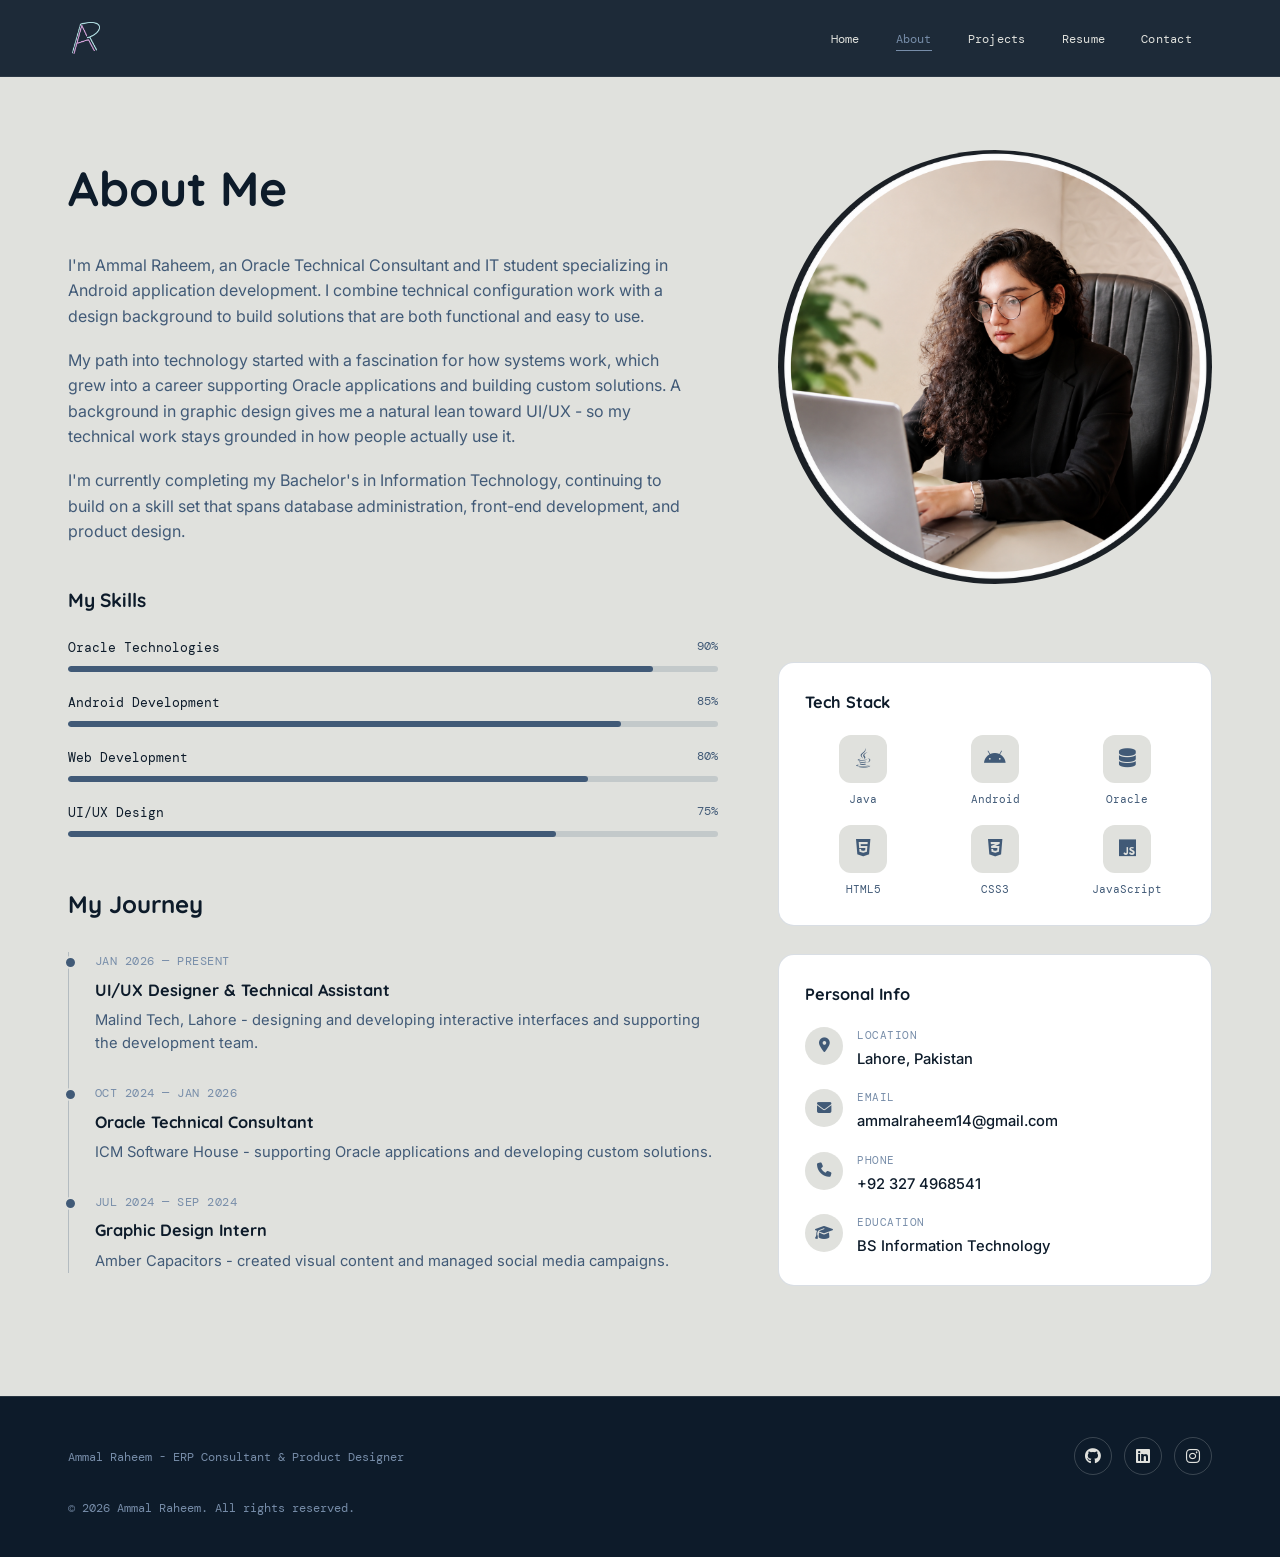
<file: about.html>
<!DOCTYPE html>
<html lang="en">
<head>
    <meta charset="UTF-8">
    <meta name="viewport" content="width=device-width, initial-scale=1.0">
    <title>Ammal Raheem | About</title>
    <link rel="stylesheet" href="https://cdnjs.cloudflare.com/ajax/libs/font-awesome/6.4.0/css/all.min.css">
    <link rel="stylesheet" href="style.css?v=5">
</head>
<body>
    <header class="rounded-header">
        <nav>
            <div class="logo">
                <img src="assets/images/Logo-light.png" alt="Ammal Raheem Logo" class="logo-dark">
                <img src="assets/images/Logo-light.png" alt="Ammal Raheem Logo" class="logo-light">
            </div>
            <ul class="nav-links">
                <li><a href="index.html">Home</a></li>
                <li><a href="about.html" class="active">About</a></li>
                <li><a href="projects.html">Projects</a></li>
                <li><a href="resume.html">Resume</a></li>
                <li><a href="contact.html">Contact</a></li>
            </ul>
            <div class="hamburger" role="button" aria-label="Toggle menu" tabindex="0">
                <i class="fas fa-bars"></i>
            </div>
        </nav>
    </header>

    <section class="about-page">
        <div class="container">
            <div class="about-content">
                <div class="about-text reveal">
                    <h1>About Me</h1>
                    <p>I'm Ammal Raheem, an Oracle Technical Consultant and IT student specializing in Android application development. I combine technical configuration work with a design background to build solutions that are both functional and easy to use.</p>
                    <p>My path into technology started with a fascination for how systems work, which grew into a career supporting Oracle applications and building custom solutions. A background in graphic design gives me a natural lean toward UI/UX - so my technical work stays grounded in how people actually use it.</p>
                    <p>I'm currently completing my Bachelor's in Information Technology, continuing to build on a skill set that spans database administration, front-end development, and product design.</p>

                    <div class="skills-progress">
                        <h3>My Skills</h3>
                        <div class="skill-item">
                            <div class="skill-info">
                                <span class="skill-name">Oracle Technologies</span>
                                <span class="skill-percent">90%</span>
                            </div>
                            <div class="progress-bar"><div class="progress" style="width: 90%;"></div></div>
                        </div>
                        <div class="skill-item">
                            <div class="skill-info">
                                <span class="skill-name">Android Development</span>
                                <span class="skill-percent">85%</span>
                            </div>
                            <div class="progress-bar"><div class="progress" style="width: 85%;"></div></div>
                        </div>
                        <div class="skill-item">
                            <div class="skill-info">
                                <span class="skill-name">Web Development</span>
                                <span class="skill-percent">80%</span>
                            </div>
                            <div class="progress-bar"><div class="progress" style="width: 80%;"></div></div>
                        </div>
                        <div class="skill-item">
                            <div class="skill-info">
                                <span class="skill-name">UI/UX Design</span>
                                <span class="skill-percent">75%</span>
                            </div>
                            <div class="progress-bar"><div class="progress" style="width: 75%;"></div></div>
                        </div>
                    </div>

                    <div class="timeline">
                        <h2>My Journey</h2>
                        <div class="timeline-item">
                            <div class="timeline-date">Jan 2026 — Present</div>
                            <h3 class="timeline-title">UI/UX Designer &amp; Technical Assistant</h3>
                            <p class="timeline-description">Malind Tech, Lahore - designing and developing interactive interfaces and supporting the development team.</p>
                        </div>
                        <div class="timeline-item">
                            <div class="timeline-date">Oct 2024 — Jan 2026</div>
                            <h3 class="timeline-title">Oracle Technical Consultant</h3>
                            <p class="timeline-description">ICM Software House - supporting Oracle applications and developing custom solutions.</p>
                        </div>
                        <div class="timeline-item">
                            <div class="timeline-date">Jul 2024 — Sep 2024</div>
                            <h3 class="timeline-title">Graphic Design Intern</h3>
                            <p class="timeline-description">Amber Capacitors - created visual content and managed social media campaigns.</p>
                        </div>
                    </div>
                </div>

                <div class="about-right-column reveal">
                    <div class="profile-img-container">
                        <img src="assets/images/Potrait.png" alt="Ammal Raheem" onerror="this.src='assets/images/Logo.png'">
                    </div>

                    <div class="tech-stack">
                        <h3>Tech Stack</h3>
                        <div class="tech-icons">
                            <div class="tech-item">
                                <div class="tech-icon"><i class="fab fa-java"></i></div>
                                <span class="tech-name">Java</span>
                            </div>
                            <div class="tech-item">
                                <div class="tech-icon"><i class="fab fa-android"></i></div>
                                <span class="tech-name">Android</span>
                            </div>
                            <div class="tech-item">
                                <div class="tech-icon"><i class="fas fa-database"></i></div>
                                <span class="tech-name">Oracle</span>
                            </div>
                            <div class="tech-item">
                                <div class="tech-icon"><i class="fab fa-html5"></i></div>
                                <span class="tech-name">HTML5</span>
                            </div>
                            <div class="tech-item">
                                <div class="tech-icon"><i class="fab fa-css3-alt"></i></div>
                                <span class="tech-name">CSS3</span>
                            </div>
                            <div class="tech-item">
                                <div class="tech-icon"><i class="fab fa-js"></i></div>
                                <span class="tech-name">JavaScript</span>
                            </div>
                        </div>
                    </div>

                    <div class="personal-info">
                        <h3>Personal Info</h3>
                        <div class="info-item">
                            <div class="info-icon"><i class="fas fa-map-marker-alt"></i></div>
                            <div class="info-content">
                                <div class="info-label">Location</div>
                                <div class="info-value">Lahore, Pakistan</div>
                            </div>
                        </div>
                        <div class="info-item">
                            <div class="info-icon"><i class="fas fa-envelope"></i></div>
                            <div class="info-content">
                                <div class="info-label">Email</div>
                                <div class="info-value">ammalraheem14@gmail.com</div>
                            </div>
                        </div>
                        <div class="info-item">
                            <div class="info-icon"><i class="fas fa-phone"></i></div>
                            <div class="info-content">
                                <div class="info-label">Phone</div>
                                <div class="info-value">+92 327 4968541</div>
                            </div>
                        </div>
                        <div class="info-item">
                            <div class="info-icon"><i class="fas fa-graduation-cap"></i></div>
                            <div class="info-content">
                                <div class="info-label">Education</div>
                                <div class="info-value">BS Information Technology</div>
                            </div>
                        </div>
                    </div>
                </div>
            </div>
        </div>
    </section>

    <footer>
        <div class="container">
            <div class="footer-top">
                <div>
                    <div class="footer-sub">Ammal Raheem - ERP Consultant &amp; Product Designer</div>
                </div>
                <div class="social-links">
                    <a href="https://github.com/AmmalR" aria-label="GitHub"><i class="fab fa-github"></i></a>
                    <a href="https://www.linkedin.com/in/ammal-raheem-9b469924a/" aria-label="LinkedIn"><i class="fab fa-linkedin"></i></a>
                    <a href="https://www.instagram.com/not_ar02" aria-label="Instagram"><i class="fab fa-instagram"></i></a>
                </div>
            </div>
            <p class="copyright">&copy; 2026 Ammal Raheem. All rights reserved.</p>
        </div>
    </footer>

    <script src="script.js"></script>
    <script>
        const progressBars = document.querySelectorAll('.progress');
        function animateProgressBars() {
            progressBars.forEach(bar => {
                const barPosition = bar.getBoundingClientRect().top;
                const screenPosition = window.innerHeight / 1.3;
                if (barPosition < screenPosition && !bar.dataset.animated) {
                    const width = bar.style.width;
                    bar.dataset.animated = 'true';
                    bar.style.width = '0';
                    requestAnimationFrame(() => {
                        setTimeout(() => { bar.style.width = width; }, 50);
                    });
                }
            });
        }
        window.addEventListener('load', animateProgressBars);
        window.addEventListener('scroll', animateProgressBars, { passive: true });
    </script>
</body>
</html>
</file>
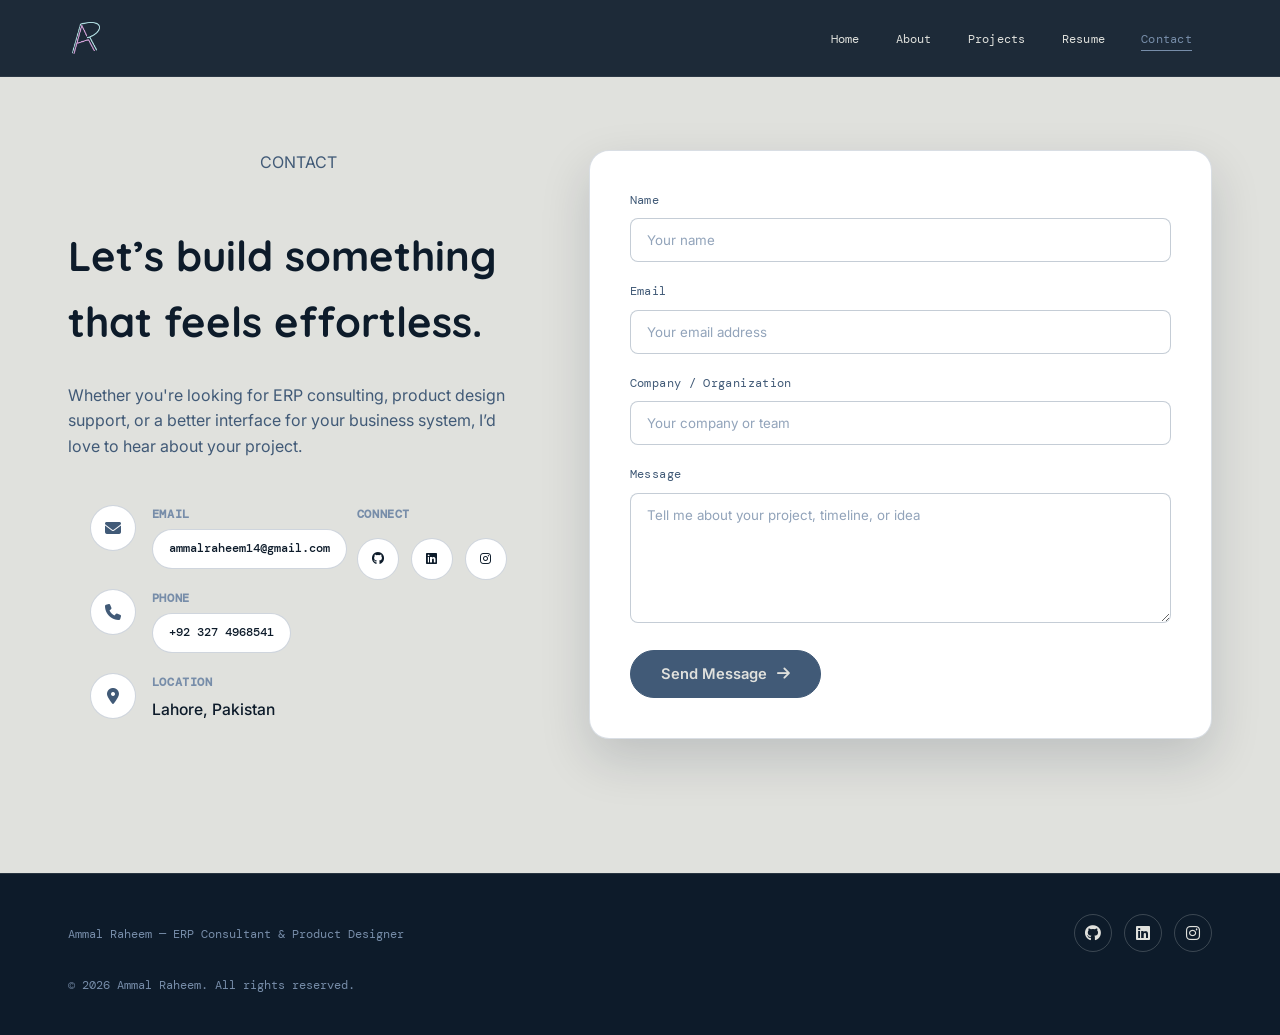
<file: contact.html>
﻿<!DOCTYPE html>
<html lang="en">
<head>
    <meta charset="UTF-8">
    <meta name="viewport" content="width=device-width, initial-scale=1.0">
    <title>Ammal Raheem | Contact</title>
    <link rel="stylesheet" href="https://cdnjs.cloudflare.com/ajax/libs/font-awesome/6.4.0/css/all.min.css">
    <link rel="stylesheet" href="style.css?v=12">
</head>
<body>
    <header class="rounded-header">
        <nav>
            <div class="logo">
                <img src="assets/images/Logo-light.png" alt="Ammal Raheem Logo" class="logo-dark">
                <img src="assets/images/Logo-light.png" alt="Ammal Raheem Logo" class="logo-light">
            </div>
            <ul class="nav-links">
                <li><a href="index.html">Home</a></li>
                <li><a href="about.html">About</a></li>
                <li><a href="projects.html">Projects</a></li>
                <li><a href="resume.html">Resume</a></li>
                <li><a href="contact.html" class="active">Contact</a></li>
            </ul>
            <div class="hamburger" role="button" aria-label="Toggle menu" tabindex="0">
                <i class="fas fa-bars"></i>
            </div>
        </nav>
    </header>

    <main class="contact-page">
        <div class="container">
            <div class="contact-content reveal">
                <div class="contact-info">
                    <p class="kicker">CONTACT</p>
                    <h2>Let’s build something that feels effortless.</h2>
                    <p>Whether you're looking for ERP consulting, product design support, or a better interface for your business system, I’d love to hear about your project.</p>

                    <div class="contact-details">
                        <div class="contact-item">
                            <div class="contact-icon"><i class="fas fa-envelope"></i></div>
                            <div class="contact-text">
                                <h3>Email</h3>
                                <a href="mailto:ammalraheem14@gmail.com">ammalraheem14@gmail.com</a>
                            </div>
                        </div>

                        <div class="contact-item">
                            <div class="contact-icon"><i class="fas fa-phone"></i></div>
                            <div class="contact-text">
                                <h3>Phone</h3>
                                <a href="tel:+923274968541">+92 327 4968541</a>
                            </div>
                        </div>

                        <div class="contact-item">
                            <div class="contact-icon"><i class="fas fa-map-marker-alt"></i></div>
                            <div class="contact-text">
                                <h3>Location</h3>
                                <span>Lahore, Pakistan</span>
                            </div>
                        </div>
                    </div>

                    <div class="contact-social">
                        <h3>Connect</h3>
                        <div class="contact-social-links">
                            <a href="https://github.com/AmmalR" target="_blank" rel="noreferrer" aria-label="GitHub"><i class="fab fa-github"></i></a>
                            <a href="https://www.linkedin.com/in/ammal-raheem-9b469924a/" target="_blank" rel="noreferrer" aria-label="LinkedIn"><i class="fab fa-linkedin"></i></a>
                            <a href="https://www.instagram.com/not_ar02" target="_blank" rel="noreferrer" aria-label="Instagram"><i class="fab fa-instagram"></i></a>
                        </div>
                    </div>
                </div>

                <form id="contactForm" class="contact-form" novalidate>
                    <div class="form-group">
                        <label for="name">Name</label>
                        <input type="text" id="name" name="name" class="form-control" placeholder="Your name" required>
                    </div>

                    <div class="form-group">
                        <label for="email">Email</label>
                        <input type="email" id="email" name="email" class="form-control" placeholder="Your email address" required>
                    </div>

                    <div class="form-group">
                        <label for="company">Company / Organization</label>
                        <input type="text" id="company" name="company" class="form-control" placeholder="Your company or team">
                    </div>

                    <div class="form-group">
                        <label for="message">Message</label>
                        <textarea id="message" name="message" class="form-control" placeholder="Tell me about your project, timeline, or idea" required></textarea>
                    </div>

                    <button type="submit" class="submit-btn">Send Message <i class="fas fa-arrow-right"></i></button>
                    <div id="formSuccess" class="form-success" aria-live="polite"></div>
                </form>
            </div>
        </div>
    </main>

    <footer>
        <div class="container">
            <div class="footer-top">
                <div>
                    <div class="footer-sub">Ammal Raheem — ERP Consultant &amp; Product Designer</div>
                </div>
                <div class="social-links">
                    <a href="https://github.com/AmmalR" aria-label="GitHub"><i class="fab fa-github"></i></a>
                    <a href="https://www.linkedin.com/in/ammal-raheem-9b469924a/" aria-label="LinkedIn"><i class="fab fa-linkedin"></i></a>
                    <a href="https://www.instagram.com/not_ar02" aria-label="Instagram"><i class="fab fa-instagram"></i></a>
                </div>
            </div>
            <p class="copyright">&copy; 2026 Ammal Raheem. All rights reserved.</p>
        </div>
    </footer>

    <script src="script.js"></script>
</body>
</html>
</file>
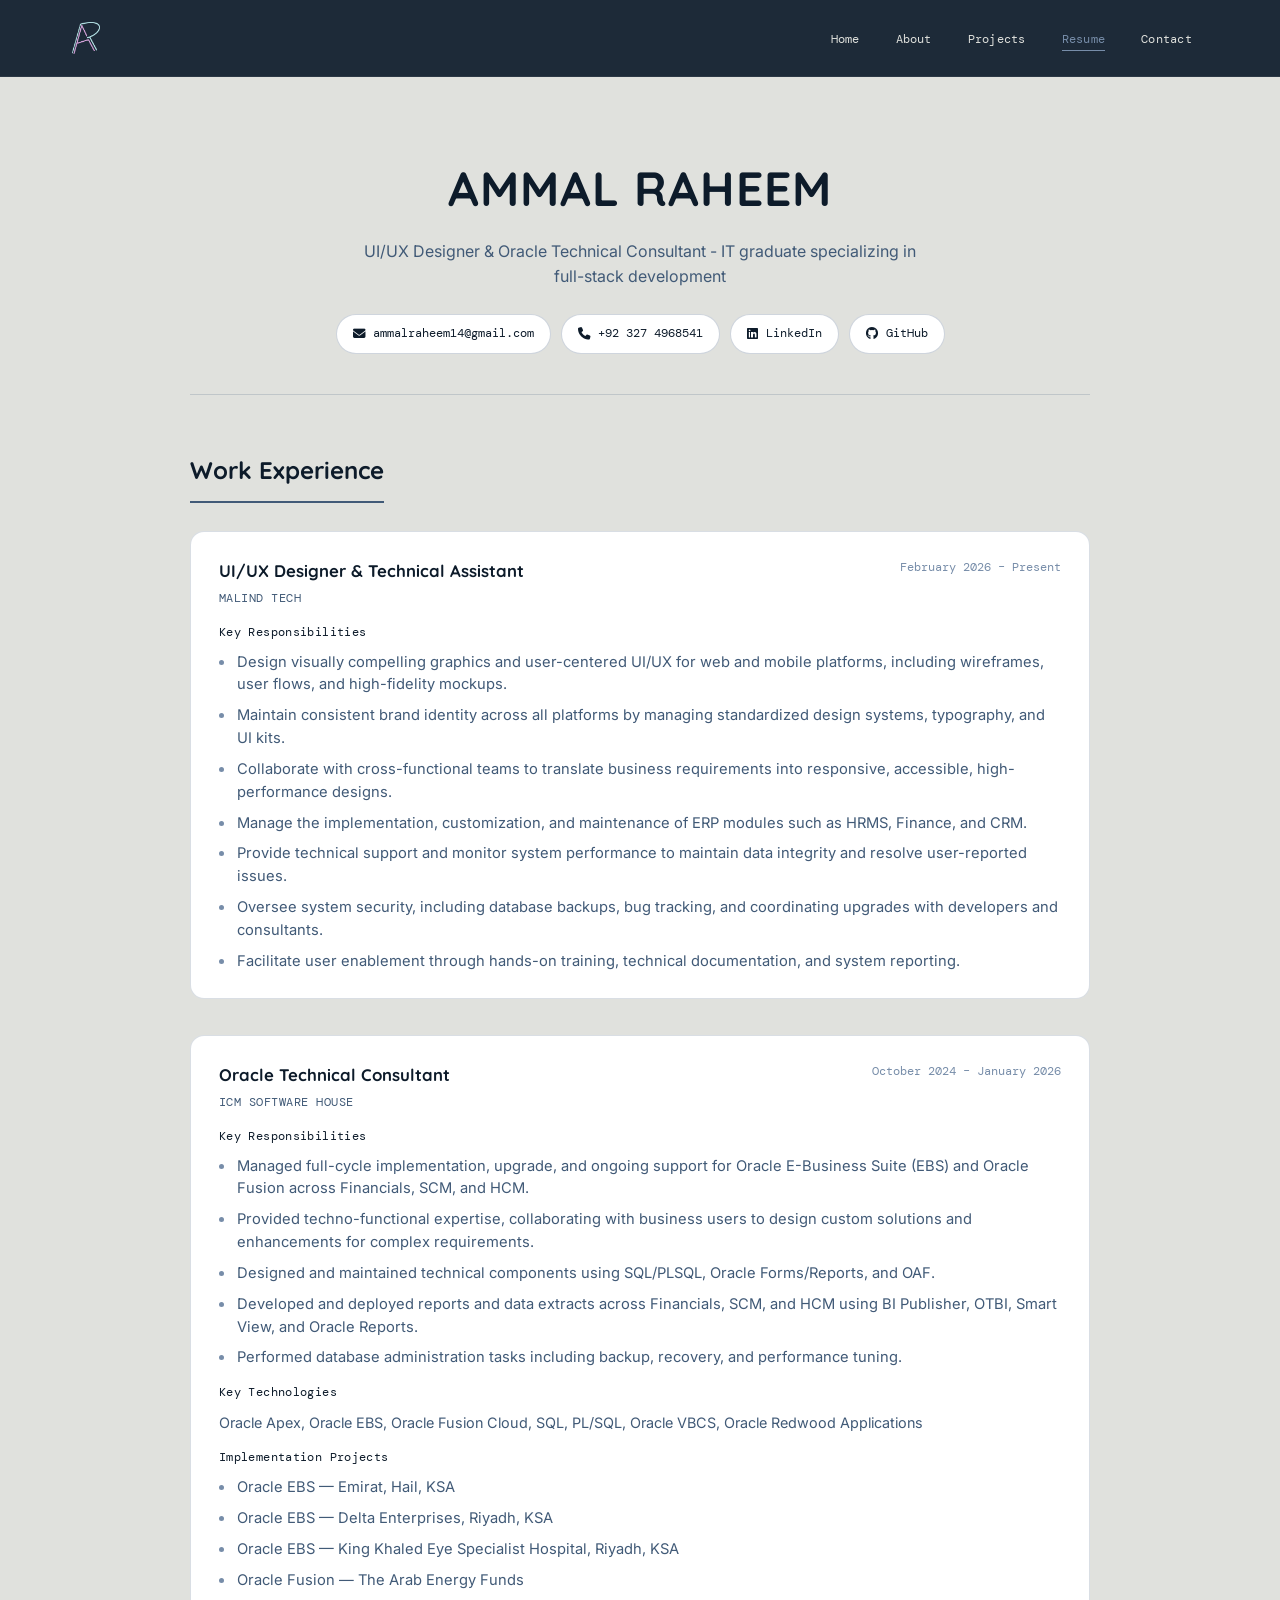
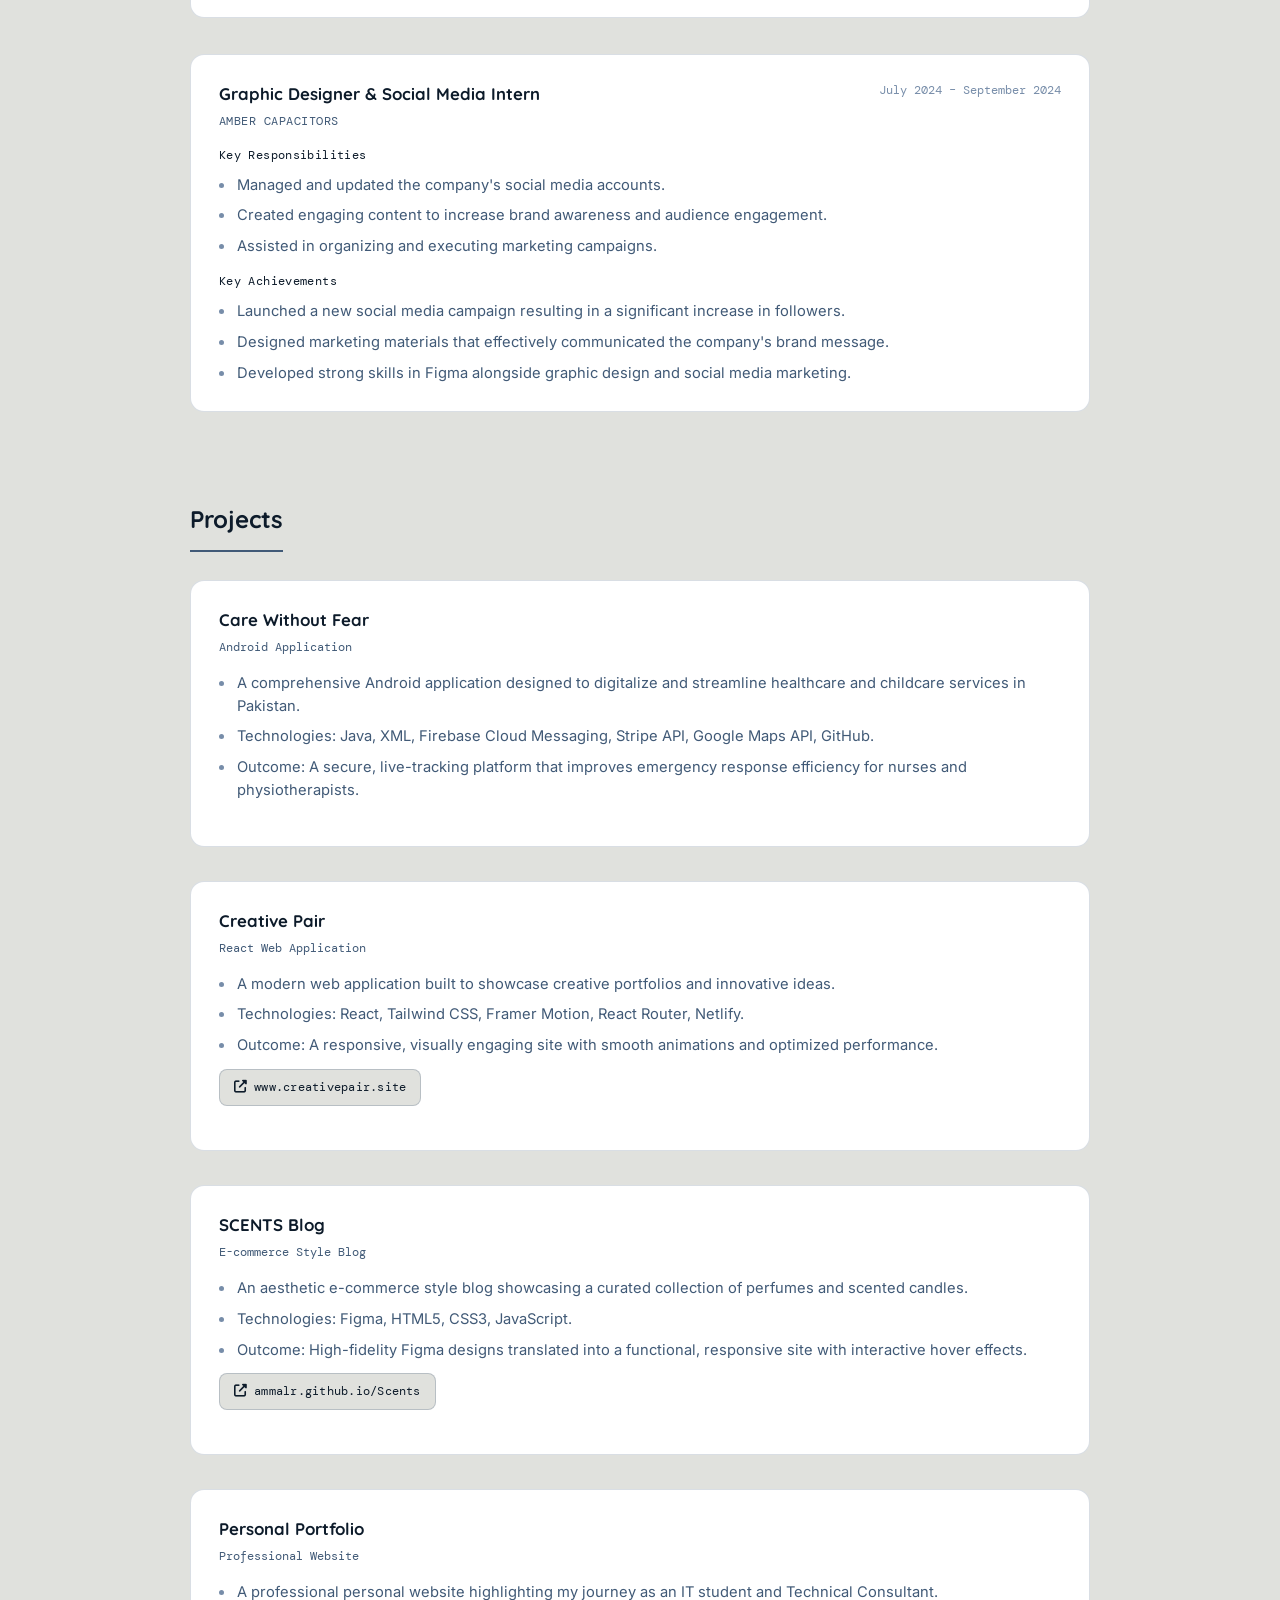
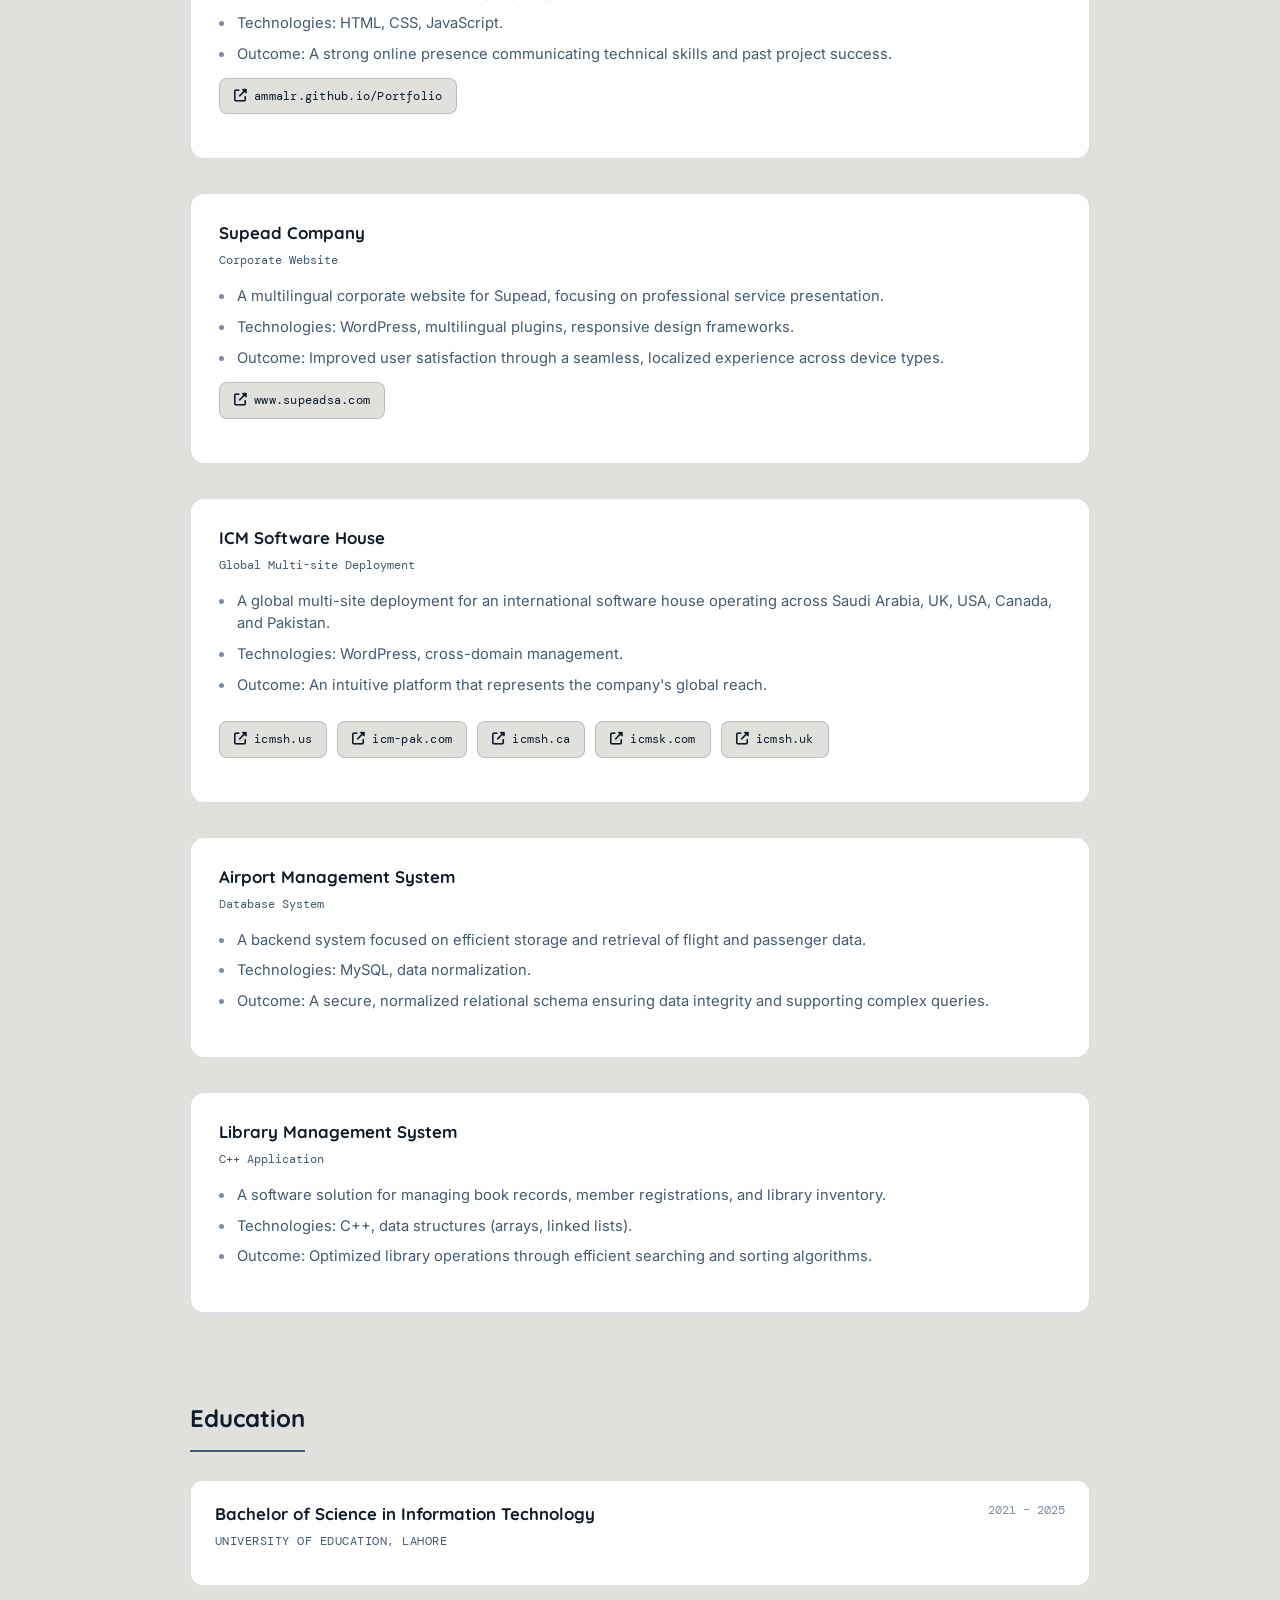
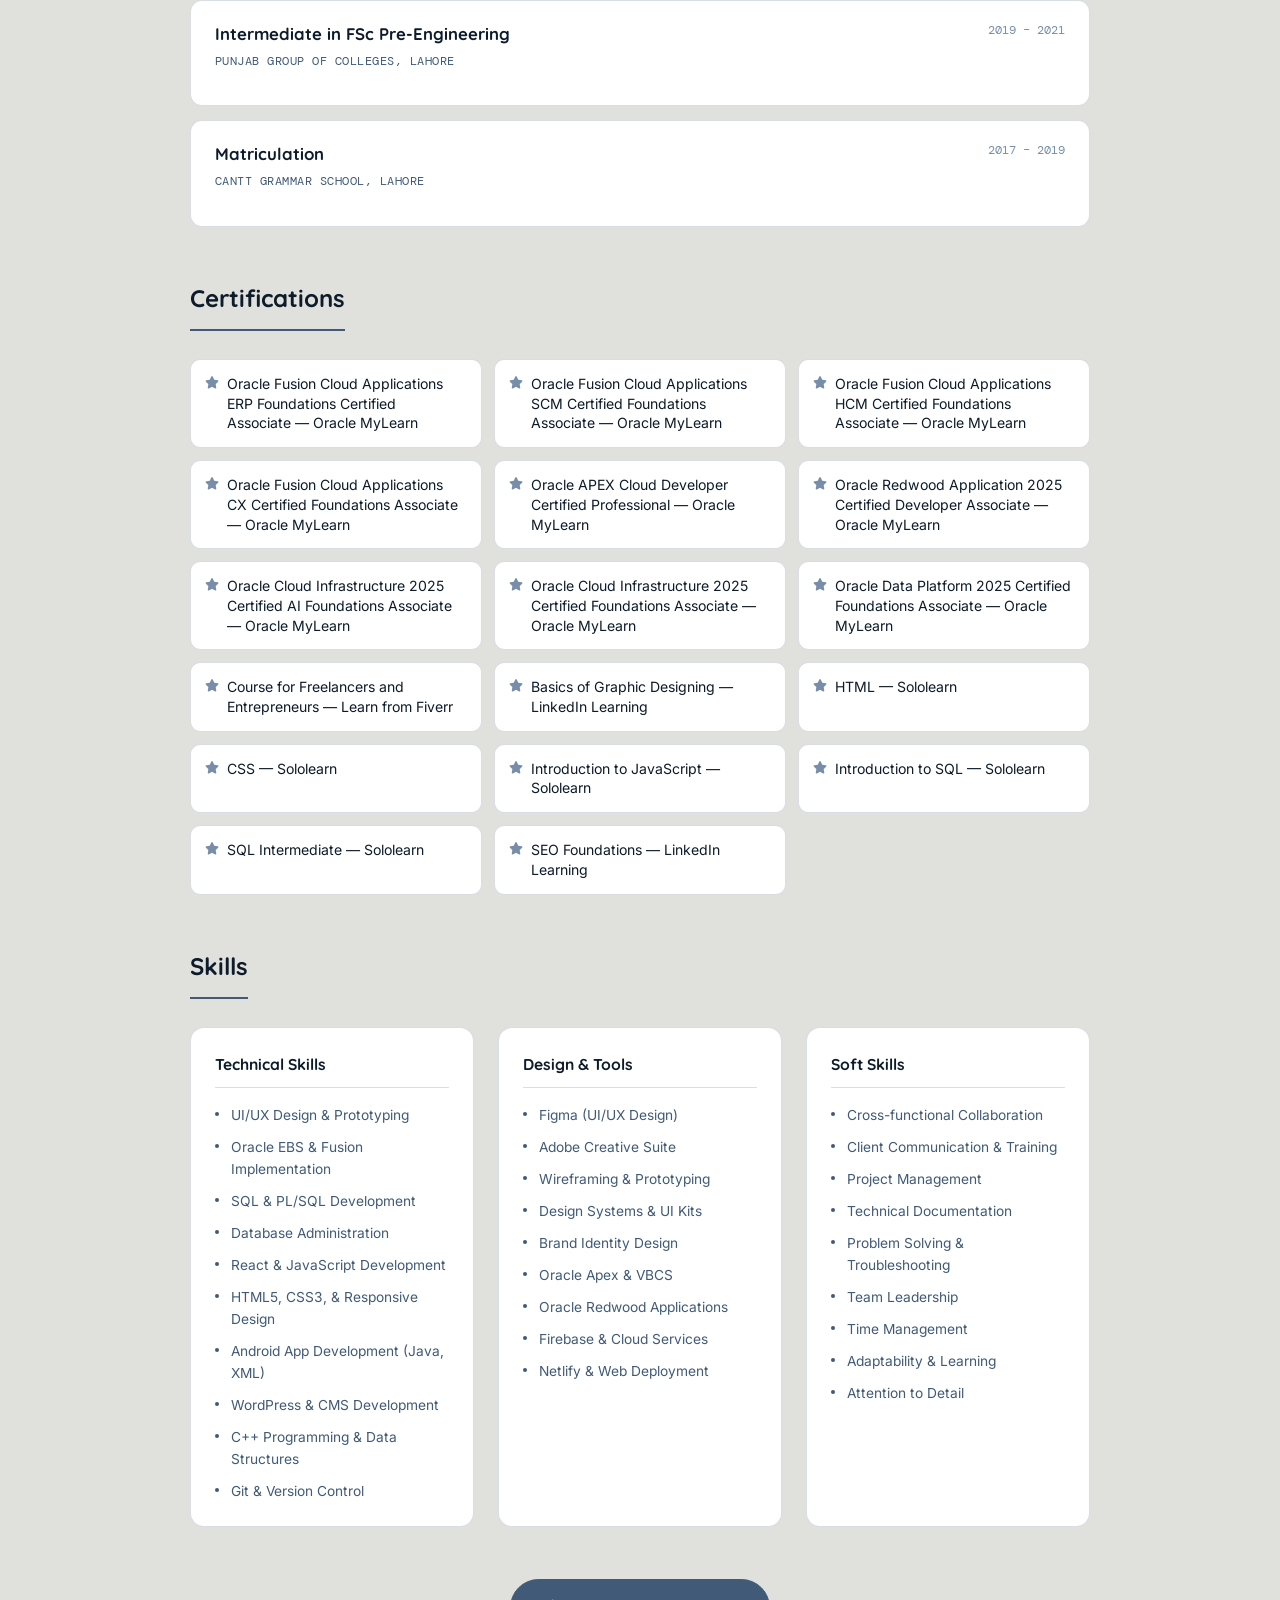
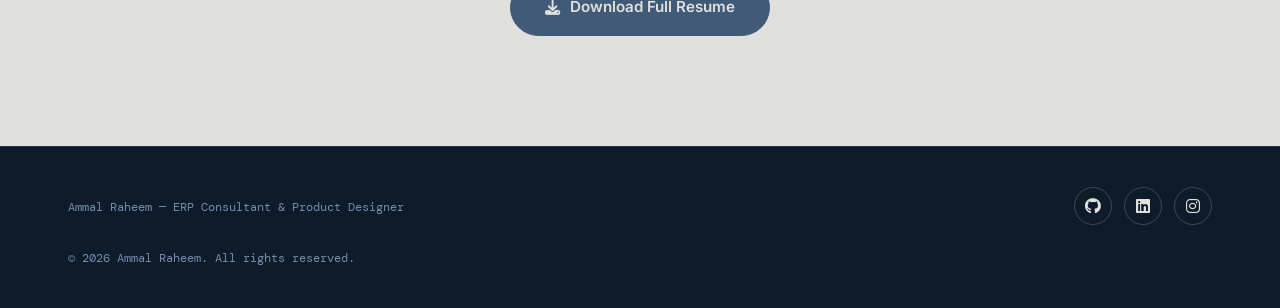
<file: resume.html>
<!DOCTYPE html>
<html lang="en">
<head>
    <meta charset="UTF-8">
    <meta name="viewport" content="width=device-width, initial-scale=1.0">
    <title>Ammal Raheem | Resume</title>
    <link rel="stylesheet" href="https://cdnjs.cloudflare.com/ajax/libs/font-awesome/6.4.0/css/all.min.css">
    <link rel="stylesheet" href="style.css?v=5">
</head>
<body>
    <header class="rounded-header">
        <nav>
            <div class="logo">
                <img src="assets/images/Logo-light.png" alt="Ammal Raheem Logo" class="logo-dark">
                <img src="assets/images/Logo-light.png" alt="Ammal Raheem Logo" class="logo-light">
            </div>
            <ul class="nav-links">
                <li><a href="index.html">Home</a></li>
                <li><a href="about.html">About</a></li>
                <li><a href="projects.html">Projects</a></li>
                <li><a href="resume.html" class="active">Resume</a></li>
                <li><a href="contact.html">Contact</a></li>
            </ul>
            <div class="hamburger" role="button" aria-label="Toggle menu" tabindex="0">
                <i class="fas fa-bars"></i>
            </div>
        </nav>
    </header>

    <section class="resume-page">
        <div class="container">
            <div class="resume-container">
                <div class="resume-header reveal">
                    <h1>AMMAL RAHEEM</h1>
                    <p>UI/UX Designer &amp; Oracle Technical Consultant - IT graduate specializing in full-stack development</p>
                    <div class="contact-info">
                        <a href="mailto:ammalraheem14@gmail.com"><i class="fas fa-envelope"></i> ammalraheem14@gmail.com</a>
                        <a href="tel:+923274968541"><i class="fas fa-phone"></i> +92 327 4968541</a>
                        <a href="https://www.linkedin.com/in/ammal-raheem-9b469924a/" target="_blank"><i class="fab fa-linkedin"></i> LinkedIn</a>
                        <a href="https://github.com/AmmalR" target="_blank"><i class="fab fa-github"></i> GitHub</a>
                    </div>
                </div>

                <!-- Work Experience -->
<div class="resume-section reveal">
    <h2 class="resume-heading">Work Experience</h2>

    <div class="stack-wrap experience-wrap" style="--i:0;">
        <div class="experience-item">
            <div class="job-header">
                <div>
                    <h3 class="job-title">UI/UX Designer &amp; Technical Assistant</h3>
                    <p class="company">Malind Tech</p>
                </div>
                <p class="date">February 2026 – Present</p>
            </div>
            <div class="job-description">
                <p class="sub-title">Key Responsibilities</p>
                <ul class="responsibilities">
                    <li>Design visually compelling graphics and user-centered UI/UX for web and mobile platforms, including wireframes, user flows, and high-fidelity mockups.</li>
                    <li>Maintain consistent brand identity across all platforms by managing standardized design systems, typography, and UI kits.</li>
                    <li>Collaborate with cross-functional teams to translate business requirements into responsive, accessible, high-performance designs.</li>
                    <li>Manage the implementation, customization, and maintenance of ERP modules such as HRMS, Finance, and CRM.</li>
                    <li>Provide technical support and monitor system performance to maintain data integrity and resolve user-reported issues.</li>
                    <li>Oversee system security, including database backups, bug tracking, and coordinating upgrades with developers and consultants.</li>
                    <li>Facilitate user enablement through hands-on training, technical documentation, and system reporting.</li>
                </ul>
            </div>
        </div>
    </div>

    <div class="stack-wrap experience-wrap" style="--i:1;">
        <div class="experience-item">
            <div class="job-header">
                <div>
                    <h3 class="job-title">Oracle Technical Consultant</h3>
                    <p class="company">ICM Software House</p>
                </div>
                <p class="date">October 2024 – January 2026</p>
            </div>
            <div class="job-description">
                <p class="sub-title">Key Responsibilities</p>
                <ul class="responsibilities">
                    <li>Managed full-cycle implementation, upgrade, and ongoing support for Oracle E-Business Suite (EBS) and Oracle Fusion across Financials, SCM, and HCM.</li>
                    <li>Provided techno-functional expertise, collaborating with business users to design custom solutions and enhancements for complex requirements.</li>
                    <li>Designed and maintained technical components using SQL/PLSQL, Oracle Forms/Reports, and OAF.</li>
                    <li>Developed and deployed reports and data extracts across Financials, SCM, and HCM using BI Publisher, OTBI, Smart View, and Oracle Reports.</li>
                    <li>Performed database administration tasks including backup, recovery, and performance tuning.</li>
                </ul>
                <p class="sub-title">Key Technologies</p>
                <p>Oracle Apex, Oracle EBS, Oracle Fusion Cloud, SQL, PL/SQL, Oracle VBCS, Oracle Redwood Applications</p>
                <p class="sub-title">Implementation Projects</p>
                <ul class="responsibilities">
                    <li>Oracle EBS — Emirat, Hail, KSA</li>
                    <li>Oracle EBS — Delta Enterprises, Riyadh, KSA</li>
                    <li>Oracle EBS — King Khaled Eye Specialist Hospital, Riyadh, KSA</li>
                    <li>Oracle Fusion — The Arab Energy Funds</li>
                </ul>
            </div>
        </div>
    </div>

    <div class="stack-wrap experience-wrap" style="--i:2;">
        <div class="experience-item">
            <div class="job-header">
                <div>
                    <h3 class="job-title">Graphic Designer &amp; Social Media Intern</h3>
                    <p class="company">Amber Capacitors</p>
                </div>
                <p class="date">July 2024 – September 2024</p>
            </div>
            <div class="job-description">
                <p class="sub-title">Key Responsibilities</p>
                <ul class="responsibilities">
                    <li>Managed and updated the company's social media accounts.</li>
                    <li>Created engaging content to increase brand awareness and audience engagement.</li>
                    <li>Assisted in organizing and executing marketing campaigns.</li>
                </ul>
                <p class="sub-title">Key Achievements</p>
                <ul class="achievements">
                    <li>Launched a new social media campaign resulting in a significant increase in followers.</li>
                    <li>Designed marketing materials that effectively communicated the company's brand message.</li>
                    <li>Developed strong skills in Figma alongside graphic design and social media marketing.</li>
                </ul>
            </div>
        </div>
    </div>
</div>
<!-- Projects -->
<div class="resume-section reveal">
    <h2 class="resume-heading">Projects</h2>

    <div class="stack-wrap project-wrap" style="--i:0;">
        <div class="project-item">
            <div class="project-header">
                <div>
                    <h3 class="project-title">Care Without Fear</h3>
                    <p class="project-tech">Android Application</p>
                </div>
            </div>
            <div class="project-description">
                <ul class="responsibilities">
                    <li>A comprehensive Android application designed to digitalize and streamline healthcare and childcare services in Pakistan.</li>
                    <li>Technologies: Java, XML, Firebase Cloud Messaging, Stripe API, Google Maps API, GitHub.</li>
                    <li>Outcome: A secure, live-tracking platform that improves emergency response efficiency for nurses and physiotherapists.</li>
                </ul>
            </div>
        </div>
    </div>

    <div class="stack-wrap project-wrap" style="--i:1;">
        <div class="project-item">
            <div class="project-header">
                <div>
                    <h3 class="project-title">Creative Pair</h3>
                    <p class="project-tech">React Web Application</p>
                </div>
            </div>
            <div class="project-description">
                <ul class="responsibilities">
                    <li>A modern web application built to showcase creative portfolios and innovative ideas.</li>
                    <li>Technologies: React, Tailwind CSS, Framer Motion, React Router, Netlify.</li>
                    <li>Outcome: A responsive, visually engaging site with smooth animations and optimized performance.</li>
                </ul>
                <a href="https://www.creativepair.site" target="_blank" class="project-link">
                    <i class="fas fa-external-link-alt"></i> www.creativepair.site
                </a>
            </div>
        </div>
    </div>

    <div class="stack-wrap project-wrap" style="--i:2;">
        <div class="project-item">
            <div class="project-header">
                <div>
                    <h3 class="project-title">SCENTS Blog</h3>
                    <p class="project-tech">E-commerce Style Blog</p>
                </div>
            </div>
            <div class="project-description">
                <ul class="responsibilities">
                    <li>An aesthetic e-commerce style blog showcasing a curated collection of perfumes and scented candles.</li>
                    <li>Technologies: Figma, HTML5, CSS3, JavaScript.</li>
                    <li>Outcome: High-fidelity Figma designs translated into a functional, responsive site with interactive hover effects.</li>
                </ul>
                <a href="https://ammalr.github.io/Scents/" target="_blank" class="project-link">
                    <i class="fas fa-external-link-alt"></i> ammalr.github.io/Scents
                </a>
            </div>
        </div>
    </div>

    <div class="stack-wrap project-wrap" style="--i:3;">
        <div class="project-item">
            <div class="project-header">
                <div>
                    <h3 class="project-title">Personal Portfolio</h3>
                    <p class="project-tech">Professional Website</p>
                </div>
            </div>
            <div class="project-description">
                <ul class="responsibilities">
                    <li>A professional personal website highlighting my journey as an IT student and Technical Consultant.</li>
                    <li>Technologies: HTML, CSS, JavaScript.</li>
                    <li>Outcome: A strong online presence communicating technical skills and past project success.</li>
                </ul>
                <a href="https://ammalr.github.io/Portfolio/" target="_blank" class="project-link">
                    <i class="fas fa-external-link-alt"></i> ammalr.github.io/Portfolio
                </a>
            </div>
        </div>
    </div>

    <div class="stack-wrap project-wrap" style="--i:4;">
        <div class="project-item">
            <div class="project-header">
                <div>
                    <h3 class="project-title">Supead Company</h3>
                    <p class="project-tech">Corporate Website</p>
                </div>
            </div>
            <div class="project-description">
                <ul class="responsibilities">
                    <li>A multilingual corporate website for Supead, focusing on professional service presentation.</li>
                    <li>Technologies: WordPress, multilingual plugins, responsive design frameworks.</li>
                    <li>Outcome: Improved user satisfaction through a seamless, localized experience across device types.</li>
                </ul>
                <a href="https://www.supeadsa.com" target="_blank" class="project-link">
                    <i class="fas fa-external-link-alt"></i> www.supeadsa.com
                </a>
            </div>
        </div>
    </div>

    <div class="stack-wrap project-wrap" style="--i:5;">
        <div class="project-item">
            <div class="project-header">
                <div>
                    <h3 class="project-title">ICM Software House</h3>
                    <p class="project-tech">Global Multi-site Deployment</p>
                </div>
            </div>
            <div class="project-description">
                <ul class="responsibilities">
                    <li>A global multi-site deployment for an international software house operating across Saudi Arabia, UK, USA, Canada, and Pakistan.</li>
                    <li>Technologies: WordPress, cross-domain management.</li>
                    <li>Outcome: An intuitive platform that represents the company's global reach.</li>
                </ul>
                <div class="project-links">
                    <a href="https://www.icmsh.us" target="_blank" class="project-link"><i class="fas fa-external-link-alt"></i> icmsh.us</a>
                    <a href="https://www.icm-pak.com" target="_blank" class="project-link"><i class="fas fa-external-link-alt"></i> icm-pak.com</a>
                    <a href="https://www.icmsh.ca" target="_blank" class="project-link"><i class="fas fa-external-link-alt"></i> icmsh.ca</a>
                    <a href="https://www.icmsk.com" target="_blank" class="project-link"><i class="fas fa-external-link-alt"></i> icmsk.com</a>
                    <a href="https://www.icmsh.uk" target="_blank" class="project-link"><i class="fas fa-external-link-alt"></i> icmsh.uk</a>
                </div>
            </div>
        </div>
    </div>

    <div class="stack-wrap project-wrap" style="--i:6;">
        <div class="project-item">
            <div class="project-header">
                <div>
                    <h3 class="project-title">Airport Management System</h3>
                    <p class="project-tech">Database System</p>
                </div>
            </div>
            <div class="project-description">
                <ul class="responsibilities">
                    <li>A backend system focused on efficient storage and retrieval of flight and passenger data.</li>
                    <li>Technologies: MySQL, data normalization.</li>
                    <li>Outcome: A secure, normalized relational schema ensuring data integrity and supporting complex queries.</li>
                </ul>
            </div>
        </div>
    </div>

    <div class="stack-wrap project-wrap" style="--i:7;">
        <div class="project-item">
            <div class="project-header">
                <div>
                    <h3 class="project-title">Library Management System</h3>
                    <p class="project-tech">C++ Application</p>
                </div>
            </div>
            <div class="project-description">
                <ul class="responsibilities">
                    <li>A software solution for managing book records, member registrations, and library inventory.</li>
                    <li>Technologies: C++, data structures (arrays, linked lists).</li>
                    <li>Outcome: Optimized library operations through efficient searching and sorting algorithms.</li>
                </ul>
            </div>
        </div>
    </div>
</div>

                <!-- Education -->
                <div class="resume-section reveal">
                    <h2 class="resume-heading">Education</h2>

                    <div class="education-item">
                        <div class="education-header">
                            <div>
                                <h3 class="degree">Bachelor of Science in Information Technology</h3>
                                <p class="institution">University of Education, Lahore</p>
                            </div>
                            <p class="date">2021 – 2025</p>
                        </div>
                    </div>

                    <div class="education-item">
                        <div class="education-header">
                            <div>
                                <h3 class="degree">Intermediate in FSc Pre-Engineering</h3>
                                <p class="institution">Punjab Group of Colleges, Lahore</p>
                            </div>
                            <p class="date">2019 – 2021</p>
                        </div>
                    </div>

                    <div class="education-item">
                        <div class="education-header">
                            <div>
                                <h3 class="degree">Matriculation</h3>
                                <p class="institution">Cantt Grammar School, Lahore</p>
                            </div>
                            <p class="date">2017 – 2019</p>
                        </div>
                    </div>
                </div>

                <!-- Certifications -->
                <div class="resume-section reveal">
                    <h2 class="resume-heading">Certifications</h2>
                    <ul class="certifications-list">
                        <li>Oracle Fusion Cloud Applications ERP Foundations Certified Associate — Oracle MyLearn</li>
                        <li>Oracle Fusion Cloud Applications SCM Certified Foundations Associate — Oracle MyLearn</li>
                        <li>Oracle Fusion Cloud Applications HCM Certified Foundations Associate — Oracle MyLearn</li>
                        <li>Oracle Fusion Cloud Applications CX Certified Foundations Associate — Oracle MyLearn</li>
                        <li>Oracle APEX Cloud Developer Certified Professional — Oracle MyLearn</li>
                        <li>Oracle Redwood Application 2025 Certified Developer Associate — Oracle MyLearn</li>
                        <li>Oracle Cloud Infrastructure 2025 Certified AI Foundations Associate — Oracle MyLearn</li>
                        <li>Oracle Cloud Infrastructure 2025 Certified Foundations Associate — Oracle MyLearn</li>
                        <li>Oracle Data Platform 2025 Certified Foundations Associate — Oracle MyLearn</li>
                        <li>Course for Freelancers and Entrepreneurs — Learn from Fiverr</li>
                        <li>Basics of Graphic Designing — LinkedIn Learning</li>
                        <li>HTML — Sololearn</li>
                        <li>CSS — Sololearn</li>
                        <li>Introduction to JavaScript — Sololearn</li>
                        <li>Introduction to SQL — Sololearn</li>
                        <li>SQL Intermediate — Sololearn</li>
                        <li>SEO Foundations — LinkedIn Learning</li>
                    </ul>
                </div>

                <!-- Skills -->
                <div class="resume-section reveal">
                    <h2 class="resume-heading">Skills</h2>
                    <div class="skills-container">
                        <div class="skill-category">
                            <h4>Technical Skills</h4>
                            <ul class="skills-list">
                                <li>UI/UX Design &amp; Prototyping</li>
                                <li>Oracle EBS &amp; Fusion Implementation</li>
                                <li>SQL &amp; PL/SQL Development</li>
                                <li>Database Administration</li>
                                <li>React &amp; JavaScript Development</li>
                                <li>HTML5, CSS3, &amp; Responsive Design</li>
                                <li>Android App Development (Java, XML)</li>
                                <li>WordPress &amp; CMS Development</li>
                                <li>C++ Programming &amp; Data Structures</li>
                                <li>Git &amp; Version Control</li>
                            </ul>
                        </div>
                        <div class="skill-category">
                            <h4>Design &amp; Tools</h4>
                            <ul class="skills-list">
                                <li>Figma (UI/UX Design)</li>
                                <li>Adobe Creative Suite</li>
                                <li>Wireframing &amp; Prototyping</li>
                                <li>Design Systems &amp; UI Kits</li>
                                <li>Brand Identity Design</li>
                                <li>Oracle Apex &amp; VBCS</li>
                                <li>Oracle Redwood Applications</li>
                                <li>Firebase &amp; Cloud Services</li>
                                <li>Netlify &amp; Web Deployment</li>
                            </ul>
                        </div>
                        <div class="skill-category">
                            <h4>Soft Skills</h4>
                            <ul class="skills-list">
                                <li>Cross-functional Collaboration</li>
                                <li>Client Communication &amp; Training</li>
                                <li>Project Management</li>
                                <li>Technical Documentation</li>
                                <li>Problem Solving &amp; Troubleshooting</li>
                                <li>Team Leadership</li>
                                <li>Time Management</li>
                                <li>Adaptability &amp; Learning</li>
                                <li>Attention to Detail</li>
                            </ul>
                        </div>
                    </div>
                </div>

                <div style="text-align: center;">
                    <a href="CV.pdf" class="download-btn" download>
                        <i class="fas fa-download"></i> Download Full Resume
                    </a>
                </div>
            </div>
        </div>
    </section>

    <footer>
        <div class="container">
            <div class="footer-top">
                <div>
                    <div class="footer-sub">Ammal Raheem — ERP Consultant &amp; Product Designer</div>
                </div>
                <div class="social-links">
                    <a href="https://github.com/AmmalR" aria-label="GitHub"><i class="fab fa-github"></i></a>
                    <a href="https://www.linkedin.com/in/ammal-raheem-9b469924a/" aria-label="LinkedIn"><i class="fab fa-linkedin"></i></a>
                    <a href="https://www.instagram.com/not_ar02" aria-label="Instagram"><i class="fab fa-instagram"></i></a>
                </div>
            </div>
            <p class="copyright">&copy; 2026 Ammal Raheem. All rights reserved.</p>
        </div>
    </footer>

    <script src="script.js"></script>
</body>
</html>
</file>
<file: style.css>
@import url('https://fonts.googleapis.com/css2?family=Quicksand:wght@500;600;700&family=Inter:wght@400;500;600&family=DM+Mono:wght@400;500&display=swap');

/* ===================================================================
   TOKENS
=================================================================== */
:root {
    --ink: #0D1B2A;
    --prussian: #1B263B;
    --dusk: #415A77;
    --lavender: #778DA9;
    --alabaster: #E0E1DD;
    --paper: #FFFFFF;
    --shadow: rgba(13, 27, 42, 0.16);

    --font-display: 'Quicksand', 'Inter', sans-serif;
    --font-body: 'Inter', -apple-system, BlinkMacSystemFont, 'Segoe UI', sans-serif;
    --font-mono: 'DM Mono', 'SF Mono', Menlo, monospace;
}

/* ===================================================================
   RESET & BASE
=================================================================== */
* { margin: 0; padding: 0; box-sizing: border-box; }
html { scroll-behavior: smooth; }
body {
    background: var(--alabaster);
    color: var(--ink);
    font-family: var(--font-body);
    line-height: 1.6;
    overflow-x: hidden;
}
a { color: inherit; text-decoration: none; }
img { max-width: 100%; display: block; }
.container { max-width: 1200px; margin: 0 auto; padding: 0 28px; position: relative; z-index: 1; }

@media (prefers-reduced-motion: reduce) {
    *, *::before, *::after { animation-duration: .001ms !important; animation-iteration-count: 1 !important; transition-duration: .001ms !important; scroll-behavior: auto !important; }
    .reveal { opacity: 1 !important; transform: none !important; }
}

.reveal { opacity: 0; transform: translateY(28px); transition: opacity .8s cubic-bezier(.2,.6,.2,1), transform .8s cubic-bezier(.2,.6,.2,1); }
.reveal.is-visible { opacity: 1; transform: none; }

/* ===================================================================
   HEADER / NAV — always-dark pill, consistent on every page
=================================================================== */
.rounded-header {
    position: fixed;
    top: 0; left: 0; right: 0;
    z-index: 100;
    background: rgba(13, 27, 42, .92);
    backdrop-filter: blur(10px);
    -webkit-backdrop-filter: blur(10px);
    border-bottom: 1px solid rgba(224,225,221,.08);
    transition: background .35s ease, box-shadow .35s ease, border-color .35s ease;
}
.rounded-header.scrolled {
    background: var(--ink);
    border-bottom: 1px solid rgba(224,225,221,.12);
    box-shadow: 0 4px 24px var(--shadow);
}
nav { display: flex; justify-content: space-between; align-items: center; padding: 22px 32px; max-width: 1200px; margin: 0 auto; }

/* Header is always dark now, so always show the light logo */
.logo img { height: 32px; width: auto; }
.logo-dark { display: none; }
.logo-light { display: block; }

.nav-links { display: flex; list-style: none; gap: 4px; align-items: center; }
.nav-links a {
    position: relative;
    font-family: var(--font-mono);
    font-size: .78rem;
    letter-spacing: .02em;
    color: var(--alabaster);
    padding: 8px 16px;
    transition: color .25s ease;
}
.nav-links a::after {
    content: '';
    position: absolute;
    left: 16px; right: 16px; bottom: 4px;
    height: 1px;
    background: currentColor;
    transform: scaleX(0);
    transform-origin: left;
    transition: transform .3s ease;
}
.nav-links a:hover { color: var(--lavender); }
.nav-links a:hover::after, .nav-links a.active::after { transform: scaleX(1); }
.nav-links a.active { color: var(--lavender); }

.hamburger {
    display: none;
    cursor: pointer;
    color: var(--alabaster);
    font-size: 1.2rem;
    background: rgba(224,225,221,.08);
    border: 1px solid rgba(224,225,221,.3);
    padding: 8px 12px;
    border-radius: 8px;
    transition: transform .3s ease, background .25s ease;
}
.hamburger:hover { background: rgba(224,225,221,.16); }
.hamburger.active { transform: rotate(90deg); }
.theme-toggle { display: none; }

@media (max-width: 768px) {
    nav { padding: 16px 20px; }
    .hamburger { display: block; }
    .nav-links {
        display: none;
        position: fixed; top: 64px; left: 16px; right: 16px;
        flex-direction: column; align-items: stretch;
        padding: 10px; gap: 2px;
        background: var(--ink);
        border-radius: 14px;
        box-shadow: 0 12px 28px var(--shadow);
    }
    .nav-links.active { display: flex; }
    .nav-links a { padding: 12px 14px; }
}

/* ===================================================================
   HERO V2 — full-bleed image hero
=================================================================== */
@import url('https://fonts.googleapis.com/css2?family=Newsreader:ital,wght@1,500;1,600&display=swap');

.hero-v2 {
    position: relative;
    min-height: 620px;
    height: 92vh;
    max-height: 780px;
    overflow: hidden;
    color: var(--alabaster);
}

.hero-v2-bg {
    position: absolute; inset: 0;
    z-index: 0;
}
.hero-v2-bg img {
    width: 100%; height: 100%;
    object-fit: cover;
    transform: scale(1.12);
    animation: heroZoom 8s ease-out forwards;
}
@keyframes heroZoom {
    to { transform: scale(1); }
}

.hero-v2-overlay {
    position: absolute; inset: 0;
    z-index: 1;
    background: linear-gradient(
        100deg,
        rgba(13,27,42,.88) 0%,
        rgba(13,27,42,.62) 38%,
        rgba(13,27,42,.22) 62%,
        rgba(13,27,42,0) 80%
    ), linear-gradient(0deg, rgba(13,27,42,.55) 0%, rgba(13,27,42,0) 35%);
}

.hero-v2-nav {
    position: relative;
    z-index: 2;
    display: flex;
    justify-content: space-between;
    align-items: center;
    padding: 26px 32px;
    max-width: 1060px;
    margin: 0 auto;
    animation: heroFadeDown .7s ease forwards;
    animation-delay: .1s;
}
.hero-v2-nav .logo img { height: 30px; width: auto; }
.hero-v2-nav .hamburger {
    cursor: pointer;
    color: var(--alabaster);
    font-size: 1.1rem;
    background: rgba(224,225,221,.08);
    border: 1px solid rgba(224,225,221,.3);
    padding: 10px 14px;
    border-radius: 8px;
    transition: background .25s ease, transform .3s ease;
}
.hero-v2-nav .hamburger:hover { background: rgba(224,225,221,.18); }
.hero-v2-nav .hamburger.active { transform: rotate(90deg); }

.hero-v2-content {
    position: relative;
    z-index: 2;
    height: calc(100% - 82px);
    display: flex;
    flex-direction: column;
    justify-content: flex-end;
    padding-bottom: 72px;
    max-width: 620px;
}

.hero-v2-kicker {
    display: flex;
    align-items: center;
    gap: 14px;
    font-family: var(--font-mono);
    font-size: .78rem;
    letter-spacing: .12em;
    color: var(--lavender);
    margin-bottom: 22px;
}
.hero-v2-kicker .rule {
    display: inline-block;
    height: 1px;
    width: 40px;
    background: var(--lavender);
    transform-origin: left;
    animation: ruleGrow .8s cubic-bezier(.2,.6,.2,1) forwards;
    animation-delay: .15s;
    transform: scaleX(0);
}
@keyframes ruleGrow { to { transform: scaleX(1); } }

.hero-v2-title {
    font-family: 'Newsreader', var(--font-display), serif;
    font-style: italic;
    font-weight: 500;
    font-size: clamp(2.3rem, 4.6vw, 3.6rem);
    line-height: 1.18;
    color: var(--alabaster);
    margin-bottom: 22px;
}
.hero-v2-title span,
.hero-v2-title em { display: block; font-style: italic; }

.hero-v2-lede {
    font-family: var(--font-body);
    font-size: .98rem;
    line-height: 1.65;
    color: var(--alabaster);
    opacity: .85;
    max-width: 46ch;
    margin-bottom: 32px;
}

.hero-v2-btn {
    display: inline-flex;
    align-items: center;
    align-self: flex-start;
    padding: 15px 30px;
    border-radius: 6px;
    background: var(--lavender);
    color: var(--ink);
    font-family: var(--font-mono);
    font-size: .78rem;
    font-weight: 600;
    letter-spacing: .1em;
    text-transform: uppercase;
    transition: background .25s ease, transform .2s ease;
}
.hero-v2-btn:hover { background: var(--alabaster); transform: translateY(-2px); }
.hero-v2-btn:focus-visible { outline: 2px solid var(--alabaster); outline-offset: 3px; }

/* staggered load-in animation for kicker / title lines / lede / button */
.anim-in {
    transform: translateY(22px);
    animation: heroFadeUp .8s cubic-bezier(.2,.6,.2,1) forwards;
    animation-delay: var(--d, 0s);
}
@keyframes heroFadeUp {
    to { opacity: 1; transform: translateY(0); }
}
@keyframes heroFadeDown {
    from { opacity: 0; transform: translateY(-14px); }
    to { opacity: 1; transform: translateY(0); }
}

@media (prefers-reduced-motion: reduce) {
    .hero-v2-bg img,
    .hero-v2-kicker .rule,
    .hero-v2-nav,
    .anim-in {
        animation: none !important;
        opacity: 1 !important;
        transform: none !important;
    }
}

@media (max-width: 900px) {
    .hero-v2 { height: auto; min-height: 560px; padding-bottom: 40px; }
    .hero-v2-content { padding-bottom: 48px; max-width: 100%; }
}
@media (max-width: 768px) {
    .hero-v2-nav { padding: 18px 20px; }
}
/* ===================================================================
   ABOUT 
=================================================================== */
.about { background: var(--alabaster); color: var(--ink); padding: 130px 20px 20px; }
.about-frame {
    max-width: 1200px;
    margin: 0 auto;
    background: var(--paper);
    border: 1px solid rgba(65,90,119,.2);
    border-radius: 28px;
    overflow: hidden;
    display: grid;
    grid-template-columns: .95fr 1.05fr;
    min-height: 520px;
    box-shadow: 0 20px 50px var(--shadow);
}
.about-portrait { position: relative; background: linear-gradient(155deg, var(--lavender), var(--dusk)); }
.about-portrait img {
    width: 100%; height: 100%;
    object-fit: cover;
    filter:  contrast(1.05);
}
.about-portrait .socials {
    position: absolute; top: 24px; left: 24px;
    display: flex; gap: 10px;
}
.about-portrait .socials a {
    width: 38px; height: 38px;
    border-radius: 50%;
    border: 1px solid rgba(224,225,221,.35);
    background: rgba(13,27,42,.45);
    color: var(--alabaster);
    display: inline-flex; align-items: center; justify-content: center;
    transition: background .25s ease, border-color .25s ease;
}
.about-portrait .socials a:hover { background: var(--ink); border-color: var(--ink); }
.about-portrait .name-badge {
    position: absolute; bottom: 24px; left: 24px;
    font-family: var(--font-mono);
    font-size: .78rem;
    letter-spacing: .04em;
    padding: 10px 16px;
    border: 1px solid rgba(224,225,221,.3);
    border-radius: 8px;
    background: rgba(13,27,42,.55);
    color: var(--alabaster);
}

.about-copy {
    padding: 44px;
    display: flex;
    flex-direction: column;
    justify-content: center;
    gap: 20px;
}
.about-copy .kicker { font-family: var(--font-mono); font-size: .8rem; color: var(--dusk); letter-spacing: .06em; }
.about-copy h1 {
    font-family: var(--font-display);
    font-weight: 700;
    font-size: clamp(2.1rem, 3.4vw, 2.9rem);
    line-height: 1.16;
    color: var(--ink);
    max-width: 15ch;
}
.about-copy p.lede { color: var(--dusk); font-size: 1.02rem; max-width: 42ch; }
.about-copy .icon-link .circle { border-color: var(--dusk); color: var(--ink); }
.about-copy .icon-link:hover .circle { background: var(--dusk); color: var(--alabaster); }
.about-copy .icon-link .label { color: var(--ink); }
.about-copy .btn-outline { color: var(--ink); border-color: rgba(13,27,42,.3); }
.about-copy .btn-outline:hover { border-color: var(--ink); color: var(--ink); }

@media (max-width: 900px) {
    .about-frame { grid-template-columns: 1fr; }
    .about-portrait { height: 280px; }
    .about-copy { padding: 40px 32px; }
}
@media (max-width: 768px) {
    .about { padding: 100px 12px 12px; }
    .about-frame { border-radius: 20px; }
}

.buttons { display: flex; gap: 14px; flex-wrap: wrap; }
.btn {
    display: inline-flex; align-items: center;
    padding: 13px 28px;
    border-radius: 30px;
    border: 1px solid var(--dusk);
    background: var(--dusk);
    color: var(--alabaster);
    font-weight: 600;
    font-size: .92rem;
    transition: background .25s ease, transform .2s ease;
}
.btn:hover { background: var(--lavender); border-color: var(--lavender); transform: translateY(-2px); }
.btn-outline { background: transparent; color: var(--alabaster); border-color: rgba(224,225,221,.35); }
.btn-outline:hover { border-color: var(--alabaster); background: transparent; }
.btn:focus-visible, .btn-outline:focus-visible, a:focus-visible, button:focus-visible {
    outline: 2px solid var(--lavender); outline-offset: 3px;
}

/* ===================================================================
   SERVICES — numbered bordered cards
=================================================================== */
.services { padding: 110px 0; background: var(--alabaster); }
.services-grid { display: grid; grid-template-columns: .9fr 1.1fr; gap: 60px; align-items: start; }
.services-intro {
    position: sticky;
    top: 140px;
    align-self: start;
}
.services-intro .kicker { font-family: var(--font-mono); font-size: .78rem; color: var(--dusk); letter-spacing: .06em; display: block; margin-bottom: 16px; }
.services-intro h2 {
    font-family: var(--font-display);
    font-weight: 700;
    font-size: clamp(1.9rem, 3vw, 2.6rem);
    color: var(--ink);
    line-height: 1.2;
    margin-bottom: 18px;
}
.services-intro p { color: var(--dusk); max-width: 38ch; }

/* ===================================================================
   SERVICES — sticky stacking cards
=================================================================== */
.services-list {
    position: relative;
    display: flex;
    flex-direction: column;
}

.service-card-wrap {
    position: sticky;
    top: calc(140px + var(--i) * 14px); /* smaller stagger = tighter peek */
    padding-bottom: 16px;
    min-height: 26vh; /* shorter runway = less empty scroll space between cards */
    z-index: calc(var(--i) + 1);
}

.service-card {
    border: 1px solid rgba(65,90,119,.28);
    border-radius: 16px;
    padding: 30px 32px;
    background: var(--paper);
    display: grid;
    grid-template-columns: 52px 1fr;
    gap: 20px;
    box-shadow: 0 18px 40px var(--shadow);
    transform-origin: top center;
    transition: transform .45s cubic-bezier(.2,.6,.2,1),
                opacity .45s ease,
                filter .45s ease,
                border-color .3s ease;
}
.service-card:hover { border-color: var(--dusk); }

/* Applied via JS once the next card has fully covered this one */
.service-card-wrap.is-stacked .service-card {
    transform: scale(.96);
    opacity: .7;
    filter: saturate(.85);
}

.service-card .num { font-family: var(--font-mono); font-size: 1rem; color: var(--lavender); padding-top: 4px; }
.service-card h3 {
    font-family: var(--font-display);
    font-weight: 700;
    font-size: 1.05rem;
    letter-spacing: .03em;
    text-transform: uppercase;
    color: var(--ink);
    margin-bottom: 10px;
}
.service-card p { color: var(--dusk); font-size: .96rem; }
.service-card .tools { display: block; margin-top: 10px; font-family: var(--font-mono); font-size: .74rem; color: var(--lavender); }

@media (prefers-reduced-motion: reduce) {
    .service-card-wrap { position: static; min-height: 0; }
    .service-card { transition: none; }
}

/* On small screens the peek/stack effect gets cramped — fall back to a normal list */
@media (max-width: 768px) {
    .service-card-wrap {
        position: static;
        min-height: 0;
        padding-bottom: 18px;
    }
    .service-card { transform: none !important; opacity: 1 !important; filter: none !important; }
}
/* ===================================================================
   WORK — mosaic gallery
=================================================================== */
.work { padding: 110px 0; background: var(--ink); color: var(--alabaster); }
.work .section-title h2 { color: var(--alabaster); }
.work .section-title p { color: var(--lavender); }
.work-grid {
    display: grid;
    grid-template-columns: repeat(3, 1fr);
    grid-template-rows: repeat(2, 260px);
    gap: 16px;
}
.work-tile {
    position: relative;
    border-radius: 14px;
    overflow: hidden;
    display: flex;
    align-items: flex-end;
    padding: 22px;
    background: linear-gradient(155deg, var(--prussian), var(--dusk));
}
.work-tile-image {
    position: absolute;
    inset: 0;
    width: 100%;
    height: 100%;
    object-fit: cover;
    transition: transform .4s ease;
}
.work-tile.tall { grid-row: span 2; }
.work-tile::before {
    content: '';
    position: absolute; inset: 0;
    z-index: 1;
    background: linear-gradient(transparent 30%, rgba(13,27,42,.9));
}
.work-tile .tile-copy { position: relative; z-index: 1; }
.work-tile .tag { font-family: var(--font-mono); font-size: .7rem; color: var(--lavender); letter-spacing: .06em; text-transform: uppercase; display: block; margin-bottom: 6px; }
.work-tile .title { font-family: var(--font-display); font-weight: 700; font-size: 1.3rem; color: var(--alabaster); transition: transform .3s ease; display: inline-block; }
.work-tile:hover .title { transform: translateX(6px); }
.work-tile:hover .work-tile-image { transform: scale(1.05); }
.work-cta { margin-top: 40px; text-align: center; }

/* ===================================================================
   SECTION TITLE (shared)
=================================================================== */
.section-title { margin-bottom: 44px; max-width: 60ch; }
.section-title .kicker { font-family: var(--font-mono); font-size: .78rem; color: var(--dusk); margin-bottom: 12px; display: block; }
.section-title h2 { font-family: var(--font-display); font-weight: 700; font-size: clamp(1.9rem, 2.8vw, 2.4rem); color: var(--ink); margin-bottom: 12px; }
.section-title p { color: var(--dusk); font-size: 1rem; }

/* ===================================================================
   CONTACT CTA
=================================================================== */
.cta-band { padding: 110px 0; background: var(--prussian); color: var(--alabaster); text-align: center; }
.cta-band h2 { font-family: var(--font-display); font-weight: 700; font-size: clamp(2rem, 4.5vw, 3rem); max-width: 18ch; margin: 0 auto 26px; }
.cta-band p { color: var(--lavender); font-family: var(--font-mono); font-size: .85rem; margin-bottom: 32px; }
.cta-band .buttons { justify-content: center; }

/* ===================================================================
   FOOTER
=================================================================== */
footer { background: var(--ink); color: var(--alabaster); padding: 40px 0; border-top: 1px solid rgba(224,225,221,.12); }
footer .footer-top { display: flex; justify-content: space-between; align-items: center; flex-wrap: wrap; gap: 18px; }
footer .footer-sub { font-family: var(--font-mono); font-size: .78rem; color: var(--lavender); margin-top: 4px; }
.social-links { display: flex; gap: 12px; }
.social-links a {
    display: inline-flex; align-items: center; justify-content: center;
    width: 38px; height: 38px; border-radius: 50%;
    border: 1px solid rgba(224,225,221,.22);
    transition: background .25s ease, border-color .25s ease;
}
.social-links a:hover { background: var(--dusk); border-color: var(--dusk); }
footer .copyright { font-family: var(--font-mono); font-size: .74rem; color: var(--lavender); margin-top: 24px; }

/* ===================================================================
   SHARED UTILITIES — used by script.js on other pages
=================================================================== */
.form-control {
    width: 100%; padding: 13px 16px;
    border: 1px solid rgba(65,90,119,.3);
    border-radius: 8px;
    background: var(--paper);
    color: var(--ink);
    font-family: var(--font-body);
    transition: border-color .2s ease, box-shadow .2s ease;
}
.form-control:focus-visible { outline: none; border-color: var(--dusk); box-shadow: 0 0 0 3px rgba(65,90,119,.2); }
.form-success { display: none; margin-top: 15px; padding: 12px 16px; border-radius: 8px; color: var(--ink); background: var(--lavender); font-family: var(--font-mono); font-size: .85rem; }
.form-success.show { display: block; }
.design-item:focus-visible { outline: 2px solid var(--lavender); outline-offset: 3px; }

/* ===================================================================
   RESPONSIVE
=================================================================== */
@media (max-width: 900px) {
    .hero-frame { grid-template-columns: 1fr; }
    .hero-portrait { height: 320px; }
    .hero-copy { padding: 40px 32px; }
    .services-grid { grid-template-columns: 1fr; }
    .work-grid { grid-template-columns: 1fr 1fr; grid-template-rows: repeat(3, 220px); }
    .work-tile.tall { grid-row: span 1; }
}
@media (max-width: 768px) {
    nav { padding: 18px 20px; }
    .hamburger { display: block; }
    .nav-links {
        display: none;
        position: fixed; top: 64px; left: 16px; right: 16px;
        flex-direction: column; align-items: stretch;
        padding: 10px; gap: 2px;
        background: var(--ink);
        border-radius: 14px;
        box-shadow: 0 12px 28px var(--shadow);
    }
    .nav-links.active { display: flex; }
    .nav-links a { padding: 12px 14px; }
    .hero { padding: 100px 12px 12px; }
    .hero-frame { border-radius: 20px; }
    .work-grid { grid-template-columns: 1fr; grid-template-rows: repeat(5, 220px); }
    footer .footer-top { flex-direction: column; align-items: flex-start; }
}


/* ===================================================================
   PROJECTS PAGE
=================================================================== */
.projects { background: var(--alabaster); color: var(--ink); padding: 150px 0 110px; min-height: 100vh; }

.section-header { max-width: 60ch; margin-bottom: 44px; }
.section-header h1 {
    font-family: var(--font-display);
    font-weight: 700;
    font-size: clamp(2.2rem, 4vw, 3rem);
    color: var(--ink);
    margin-bottom: 14px;
}
.section-header p { color: var(--dusk); font-size: 1.02rem; }

/* Filter buttons */
.filter-buttons {
    display: flex;
    flex-wrap: wrap;
    gap: 10px;
    margin-bottom: 48px;
}
.filter-btn {
    font-family: var(--font-mono);
    font-size: .78rem;
    letter-spacing: .04em;
    color: var(--dusk);
    background: var(--paper);
    border: 1px solid rgba(65,90,119,.28);
    padding: 11px 22px;
    border-radius: 30px;
    cursor: pointer;
    transition: background .25s ease, color .25s ease, border-color .25s ease, transform .2s ease;
}
.filter-btn:hover { border-color: var(--dusk); transform: translateY(-2px); }
.filter-btn.active {
    background: var(--dusk);
    color: var(--alabaster);
    border-color: var(--dusk);
}
.filter-btn:focus-visible { outline: 2px solid var(--lavender); outline-offset: 3px; }

/* Grids */
.projects-container { position: relative; }
.projects-grid {
    display: none;
    grid-template-columns: repeat(auto-fill, minmax(300px, 1fr));
    gap: 26px;
}
.projects-grid.active { display: grid; }

/* Cards */
.project-card {
    background: var(--paper);
    border: 1px solid rgba(65,90,119,.2);
    border-radius: 18px;
    overflow: hidden;
    transform: translateY(24px);
    transition: opacity .5s ease, transform .5s ease, box-shadow .3s ease, border-color .3s ease;
}
.project-card.animate { opacity: 1; transform: translateY(0); }
.project-card:hover {
    border-color: var(--dusk);
    box-shadow: 0 18px 40px var(--shadow);
    transform: translateY(-4px);
}

.project-image { position: relative; height: 200px; overflow: hidden; background: var(--ink); }
.project-image img {
    width: 100%; height: 100%;
    object-fit: cover;
    filter: grayscale(.15);
    transition: transform .5s ease, filter .4s ease;
}
.project-card:hover .project-image img { transform: scale(1.06); filter: grayscale(0); }

.project-card.quran-card,
.project-card.image-fit-card {
    --project-image-height: 170px;
}
.project-card.quran-card .project-image,
.project-card.image-fit-card .project-image {
    height: var(--project-image-height);
    background: #f7f5ef;
}
.project-card.quran-card .project-image img,
.project-card.image-fit-card .project-image img {
    object-fit: contain;
    padding: 10px;
    filter: none;
}
.project-card.quran-card:hover .project-image img,
.project-card.image-fit-card:hover .project-image img {
    transform: none;
    filter: none;
}

.project-tags {
    position: absolute;
    bottom: 12px; left: 12px;
    display: flex; flex-wrap: wrap; gap: 6px;
    z-index: 1;
}
.project-tag {
    font-family: var(--font-mono);
    font-size: .68rem;
    letter-spacing: .03em;
    color: var(--alabaster);
    background: rgba(13,27,42,.65);
    border: 1px solid rgba(224,225,221,.25);
    padding: 5px 11px;
    border-radius: 20px;
    backdrop-filter: blur(4px);
}

.project-content { padding: 24px; }
.project-title {
    font-family: var(--font-display);
    font-weight: 700;
    font-size: 1.08rem;
    color: var(--ink);
    margin-bottom: 10px;
    display: flex;
    flex-direction: column;
    gap: 6px;
}
.client-badge {
    font-family: var(--font-mono);
    font-size: .68rem;
    font-weight: 500;
    color: var(--dusk);
    letter-spacing: .02em;
}
.project-description {
    color: var(--dusk);
    font-size: .92rem;
    margin-bottom: 18px;
}

.project-links { display: flex; flex-wrap: wrap; gap: 10px; }
.project-link {
    display: inline-flex; align-items: center; gap: 8px;
    font-family: var(--font-mono);
    font-size: .74rem;
    letter-spacing: .02em;
    color: var(--ink);
    background: var(--alabaster);
    border: 1px solid rgba(65,90,119,.28);
    padding: 9px 15px;
    border-radius: 8px;
    transition: background .25s ease, border-color .25s ease, transform .2s ease;
}
.project-link:hover { background: var(--dusk); color: var(--alabaster); border-color: var(--dusk); transform: translateY(-1px); }
.project-link i { font-size: .8rem; }

/* Design / UI-UX gallery */
.design-gallery {
    display: none;
    grid-template-columns: repeat(auto-fill, minmax(260px, 1fr));
    gap: 20px;
}
.design-gallery.active { display: grid; }
.design-item {
    position: relative;
    border-radius: 16px;
    overflow: hidden;
    aspect-ratio: 4 / 3;
    background: var(--ink);
    opacity: 0;
    transform: translateY(24px);
    transition: opacity .5s ease, transform .5s ease;
    cursor: pointer;
}
.design-item.animate { opacity: 1; transform: translateY(0); }
.design-item img { width: 100%; height: 100%; object-fit: cover; transition: transform .5s ease; }
.design-item:hover img { transform: scale(1.08); }
.design-overlay {
    position: absolute; inset: 0;
    display: flex; align-items: flex-end;
    padding: 18px;
    background: linear-gradient(transparent 50%, rgba(13,27,42,.85));
    opacity: 0;
    transition: opacity .3s ease;
}
.design-item:hover .design-overlay { opacity: 1; }
.design-title { font-family: var(--font-mono); font-size: .8rem; color: var(--alabaster); letter-spacing: .03em; }

/* No projects state */
.no-projects {
    display: none;
    text-align: center;
    padding: 80px 20px;
    color: var(--dusk);
}
.no-projects i { font-size: 2.4rem; color: var(--lavender); margin-bottom: 16px; }
.no-projects h3 { font-family: var(--font-display); font-weight: 700; color: var(--ink); margin-bottom: 8px; }

@media (max-width: 768px) {
    .projects { padding: 120px 0 80px; }
    .projects-grid, .design-gallery { grid-template-columns: 1fr; }
}


/* ===================================================================
   ABOUT PAGE — bio, skills, timeline, sidebar
=================================================================== */
.about-page { background: var(--alabaster); color: var(--ink); padding: 150px 0 110px; }
.about-content { display: grid; grid-template-columns: 1.5fr 1fr; gap: 60px; align-items: start; }

.about-text h1 {
    font-family: var(--font-display);
    font-weight: 700;
    font-size: clamp(2.2rem, 4vw, 3rem);
    color: var(--ink);
    margin-bottom: 26px;
}
.about-text > p { color: var(--dusk); font-size: 1rem; margin-bottom: 18px; max-width: 62ch; }

/* Skills */
.skills-progress { margin-top: 40px; }
.skills-progress h3 {
    font-family: var(--font-display);
    font-weight: 700;
    font-size: 1.2rem;
    color: var(--ink);
    margin-bottom: 22px;
}
.skill-item { margin-bottom: 20px; }
.skill-info { display: flex; justify-content: space-between; margin-bottom: 8px; }
.skill-name { font-family: var(--font-mono); font-size: .82rem; color: var(--ink); }
.skill-percent { font-family: var(--font-mono); font-size: .78rem; color: var(--dusk); }
.progress-bar { height: 6px; border-radius: 4px; background: rgba(65,90,119,.18); overflow: hidden; }
.progress { height: 100%; background: var(--dusk); border-radius: 4px; transition: width 1.1s cubic-bezier(.2,.6,.2,1); }

/* Timeline */
.timeline { margin-top: 48px; }
.timeline h2 {
    font-family: var(--font-display);
    font-weight: 700;
    font-size: 1.5rem;
    color: var(--ink);
    margin-bottom: 28px;
}
.timeline-item {
    position: relative;
    padding: 0 0 28px 26px;
    border-left: 1px solid rgba(65,90,119,.28);
}
.timeline-item::before {
    content: '';
    position: absolute;
    left: -5px; top: 4px;
    width: 9px; height: 9px;
    border-radius: 50%;
    background: var(--dusk);
    border: 2px solid var(--alabaster);
}
.timeline-item:last-child { padding-bottom: 0; }
.timeline-date {
    font-family: var(--font-mono);
    font-size: .74rem;
    letter-spacing: .04em;
    color: var(--lavender);
    text-transform: uppercase;
    margin-bottom: 6px;
}
.timeline-title { font-family: var(--font-display); font-weight: 700; font-size: 1.02rem; color: var(--ink); margin-bottom: 6px; }
.timeline-description { color: var(--dusk); font-size: .92rem; }

/* Right column */
.about-right-column { display: flex; flex-direction: column; gap: 28px; position: sticky; top: 120px; }

.profile-img-container {
    border-radius: 50%;
    overflow: hidden;
    background: linear-gradient(155deg, var(--prussian), var(--dusk));
    aspect-ratio: 1 / 1;
    width: 100%;
    max-width: 440px;
    margin: 0 auto;
    margin-bottom: 50px;
}
.profile-img-container img {
    width: 100%;
    height: 100%;
    object-fit: cover;
}
.tech-stack, .personal-info {
    background: var(--paper);
    border: 1px solid rgba(65,90,119,.2);
    border-radius: 16px;
    padding: 26px;
}
.tech-stack h3, .personal-info h3 {
    font-family: var(--font-display);
    font-weight: 700;
    font-size: 1.02rem;
    color: var(--ink);
    margin-bottom: 20px;
}
.tech-icons { display: grid; grid-template-columns: repeat(3, 1fr); gap: 16px; }
.tech-item { display: flex; flex-direction: column; align-items: center; gap: 8px; }
.tech-icon {
    width: 48px; height: 48px;
    border-radius: 12px;
    display: flex; align-items: center; justify-content: center;
    background: var(--alabaster);
    color: var(--dusk);
    font-size: 1.2rem;
    transition: background .25s ease, color .25s ease;
}
.tech-item:hover .tech-icon { background: var(--dusk); color: var(--alabaster); }
.tech-name { font-family: var(--font-mono); font-size: .7rem; color: var(--dusk); }

.info-item { display: flex; align-items: flex-start; gap: 14px; margin-bottom: 18px; }
.info-item:last-child { margin-bottom: 0; }
.info-icon {
    width: 38px; height: 38px; flex-shrink: 0;
    border-radius: 50%;
    display: flex; align-items: center; justify-content: center;
    background: var(--alabaster);
    color: var(--dusk);
    font-size: .9rem;
}
.info-label { font-family: var(--font-mono); font-size: .7rem; color: var(--lavender); text-transform: uppercase; letter-spacing: .04em; margin-bottom: 3px; }
.info-value { font-size: .92rem; color: var(--ink); font-weight: 500; }

@media (max-width: 900px) {
    .about-content { grid-template-columns: 1fr; }
    .about-right-column { position: static; }
}
@media (max-width: 768px) {
    .about-page { padding: 120px 0 80px; }
}

/* ===================================================================
   CONTACT PAGE
=================================================================== */
.contact-page { background: var(--alabaster); color: var(--ink); padding: 150px 0 110px; }
.contact-content { display: grid; grid-template-columns: .85fr 1.15fr; gap: 60px; align-items: start; }

.contact-info h2 {
    font-family: var(--font-display);
    font-weight: 700;
    font-size: clamp(2rem, 3.6vw, 2.6rem);
    color: var(--ink);
    margin-bottom: 18px;
}
.contact-info > p { color: var(--dusk); font-size: 1rem; max-width: 48ch; margin-bottom: 36px; }

.contact-details { display: flex; flex-direction: column; gap: 20px; margin-bottom: 40px; }
.contact-item { display: flex; align-items: flex-start; gap: 16px; }
.contact-icon {
    width: 46px; height: 46px; flex-shrink: 0;
    border-radius: 50%;
    display: flex; align-items: center; justify-content: center;
    background: var(--paper);
    border: 1px solid rgba(65,90,119,.25);
    color: var(--dusk);
    font-size: 1rem;
    transition: background .25s ease, color .25s ease, border-color .25s ease;
}
.contact-item:hover .contact-icon { background: var(--dusk); color: var(--alabaster); border-color: var(--dusk); }
.contact-text h3 {
    font-family: var(--font-mono);
    font-size: .74rem;
    letter-spacing: .05em;
    text-transform: uppercase;
    color: var(--lavender);
    margin-bottom: 5px;
}
.contact-text a, .contact-text span { color: var(--ink); font-size: .98rem; font-weight: 500; }
.contact-text a:hover { color: var(--dusk); }

.contact-social h3 {
    font-family: var(--font-mono);
    font-size: .74rem;
    letter-spacing: .05em;
    text-transform: uppercase;
    color: var(--lavender);
    margin-bottom: 14px;
}
.contact-social-links { display: flex; gap: 12px; }
.contact-social-links a {
    width: 42px; height: 42px;
    border-radius: 50%;
    display: inline-flex; align-items: center; justify-content: center;
    background: var(--paper);
    border: 1px solid rgba(65,90,119,.25);
    color: var(--ink);
    transition: background .25s ease, color .25s ease, border-color .25s ease, transform .2s ease;
}
.contact-social-links a:hover { background: var(--dusk); color: var(--alabaster); border-color: var(--dusk); transform: translateY(-2px); }

/* Form card */
.contact-form {
    background: var(--paper);
    border: 1px solid rgba(65,90,119,.2);
    border-radius: 20px;
    padding: 40px;
    box-shadow: 0 20px 50px var(--shadow);
}
.form-group { margin-bottom: 20px; }
.form-group label {
    display: block;
    font-family: var(--font-mono);
    font-size: .76rem;
    letter-spacing: .03em;
    color: var(--dusk);
    margin-bottom: 8px;
}
.form-group textarea.form-control { min-height: 130px; resize: vertical; }
.form-group input::placeholder,
.form-group textarea::placeholder { color: var(--lavender); opacity: .8; }

.submit-btn {
    display: inline-flex; align-items: center; gap: 10px;
    padding: 14px 30px;
    border-radius: 30px;
    border: 1px solid var(--dusk);
    background: var(--dusk);
    color: var(--alabaster);
    font-weight: 600;
    font-size: .92rem;
    font-family: var(--font-body);
    cursor: pointer;
    transition: background .25s ease, transform .2s ease;
}
.submit-btn:hover:not(:disabled) { background: var(--lavender); border-color: var(--lavender); transform: translateY(-2px); }
.submit-btn:disabled { opacity: .75; cursor: default; transform: none; }
.submit-btn:focus-visible { outline: 2px solid var(--lavender); outline-offset: 3px; }

@media (max-width: 900px) {
    .contact-content { grid-template-columns: 1fr; }
}
@media (max-width: 768px) {
    .contact-page { padding: 120px 0 80px; }
    .contact-form { padding: 28px; }
}

/* ===================================================================
   RESUME PAGE
=================================================================== */
.resume-page { background: var(--alabaster); color: var(--ink); padding: 150px 0 110px; }
.resume-container { max-width: 900px; margin: 0 auto; }

.resume-header {
    text-align: center;
    margin-bottom: 56px;
    padding-bottom: 40px;
    border-bottom: 1px solid rgba(65,90,119,.2);
}
.resume-header h1 {
    font-family: var(--font-display);
    font-weight: 700;
    font-size: clamp(2.2rem, 4vw, 3rem);
    letter-spacing: .02em;
    color: var(--ink);
    margin-bottom: 12px;
}
.resume-header > p {
    color: var(--dusk);
    font-size: 1rem;
    max-width: 56ch;
    margin: 0 auto 24px;
}
.contact-info { display: flex; flex-wrap: wrap; justify-content: center; gap: 10px; }
.contact-info a {
    display: inline-flex; align-items: center; gap: 8px;
    font-family: var(--font-mono);
    font-size: .78rem;
    color: var(--ink);
    background: var(--paper);
    border: 1px solid rgba(65,90,119,.25);
    padding: 9px 16px;
    border-radius: 30px;
    transition: background .25s ease, color .25s ease, border-color .25s ease;
}
.contact-info a:hover { background: var(--dusk); color: var(--alabaster); border-color: var(--dusk); }

.resume-section { margin-bottom: 52px; }
.resume-heading {
    font-family: var(--font-display);
    font-weight: 700;
    font-size: 1.5rem;
    color: var(--ink);
    margin-bottom: 28px;
    padding-bottom: 12px;
    border-bottom: 2px solid var(--dusk);
    display: inline-block;
}

/* Experience & project items */
.experience-item, .project-item {
    padding: 26px 28px;
    background: var(--paper);
    border: 1px solid rgba(65,90,119,.2);
    border-radius: 14px;
    margin-bottom: 20px;
    transition: border-color .3s ease, box-shadow .3s ease, transform .3s ease;
}
.experience-item:hover, .project-item:hover {
    border-color: var(--dusk);
    box-shadow: 0 14px 32px var(--shadow);
    transform: translateX(6px);
}

.job-header, .project-header, .education-header {
    display: flex;
    justify-content: space-between;
    align-items: flex-start;
    flex-wrap: wrap;
    gap: 10px;
    margin-bottom: 14px;
}
.job-title, .project-title, .degree {
    font-family: var(--font-display);
    font-weight: 700;
    font-size: 1.05rem;
    color: var(--ink);
    margin-bottom: 4px;
}
.company, .institution {
    font-family: var(--font-mono);
    font-size: .76rem;
    letter-spacing: .04em;
    color: var(--dusk);
    text-transform: uppercase;
}
.date {
    font-family: var(--font-mono);
    font-size: .76rem;
    color: var(--lavender);
    white-space: nowrap;
}
.project-tech { font-family: var(--font-mono); font-size: .78rem; color: var(--dusk); }

.sub-title {
    font-family: var(--font-mono);
    font-size: .78rem;
    letter-spacing: .03em;
    color: var(--ink);
    margin: 14px 0 8px;
}
.responsibilities, .achievements {
    list-style: none;
    display: flex;
    flex-direction: column;
    gap: 8px;
}
.responsibilities li, .achievements li {
    position: relative;
    padding-left: 18px;
    color: var(--dusk);
    font-size: .92rem;
    line-height: 1.55;
}
.responsibilities li::before, .achievements li::before {
    content: '';
    position: absolute;
    left: 0; top: 9px;
    width: 5px; height: 5px;
    border-radius: 50%;
    background: var(--lavender);
}
.job-description > p:not(.sub-title) { color: var(--dusk); font-size: .9rem; margin-bottom: 4px; }

.project-links { display: flex; flex-wrap: wrap; gap: 10px; margin-top: 12px; }
.project-link {
    display: inline-flex; align-items: center; gap: 7px;
    font-family: var(--font-mono);
    font-size: .74rem;
    color: var(--ink);
    background: var(--alabaster);
    border: 1px solid rgba(65,90,119,.25);
    padding: 8px 14px;
    border-radius: 8px;
    margin-top: 12px;
    transition: background .25s ease, color .25s ease, border-color .25s ease;
}
.project-link:hover { background: var(--dusk); color: var(--alabaster); border-color: var(--dusk); }
/* ===================================================================
   RESUME — sticky stacking (experience + projects)
=================================================================== */
.stack-wrap {
    position: sticky;
    z-index: calc(var(--i) + 1);
}

.experience-wrap {
    top: calc(140px + var(--i) * 14px);
    padding-bottom: 16px;
    min-height: 30vh;
}
.project-wrap {
    top: calc(140px + var(--i) * 12px);
    padding-bottom: 14px;
    min-height: 22vh;
}

.experience-item, .project-item {
    transform-origin: top center;
    transition: transform .45s cubic-bezier(.2,.6,.2,1),
                opacity .45s ease,
                filter .45s ease,
                border-color .3s ease,
                box-shadow .3s ease;
}

.stack-wrap.is-stacked .experience-item,
.stack-wrap.is-stacked .project-item {
    transform: scale(.97);
    opacity: .75;
    filter: saturate(.85);
}

@media (prefers-reduced-motion: reduce) {
    .stack-wrap { position: static; min-height: 0; }
    .experience-item, .project-item { transition: none; }
}

@media (max-width: 768px) {
    .stack-wrap {
        position: static;
        min-height: 0;
        padding-bottom: 18px;
    }
    .experience-item, .project-item {
        transform: none !important;
        opacity: 1 !important;
        filter: none !important;
    }
}

/* Education */
.education-item {
    padding: 20px 24px;
    background: var(--paper);
    border: 1px solid rgba(65,90,119,.2);
    border-radius: 12px;
    margin-bottom: 14px;
}

/* Certifications */
.certifications-list {
    list-style: none;
    display: grid;
    grid-template-columns: repeat(auto-fit, minmax(280px, 1fr));
    gap: 12px;
}
.certifications-list li {
    position: relative;
    padding: 14px 18px 14px 36px;
    background: var(--paper);
    border: 1px solid rgba(65,90,119,.2);
    border-radius: 10px;
    color: var(--ink);
    font-size: .88rem;
    line-height: 1.4;
}
.certifications-list li::before {
    content: '\f005'; /* fa star */
    font-family: 'Font Awesome 6 Free';
    font-weight: 900;
    position: absolute;
    left: 14px; top: 14px;
    color: var(--lavender);
    font-size: .78rem;
}

/* Skills */
.skills-container {
    display: grid;
    grid-template-columns: repeat(auto-fit, minmax(240px, 1fr));
    gap: 24px;
}
.skill-category {
    background: var(--paper);
    border: 1px solid rgba(65,90,119,.2);
    border-radius: 14px;
    padding: 24px;
}
.skill-category h4 {
    font-family: var(--font-display);
    font-weight: 700;
    font-size: .98rem;
    color: var(--ink);
    margin-bottom: 16px;
    padding-bottom: 10px;
    border-bottom: 1px solid rgba(65,90,119,.2);
}
.skill-category .skills-list { list-style: none; display: flex; flex-direction: column; gap: 10px; }
.skill-category .skills-list li {
    position: relative;
    padding-left: 16px;
    color: var(--dusk);
    font-size: .86rem;
}
.skill-category .skills-list li::before {
    content: '';
    position: absolute;
    left: 0; top: 8px;
    width: 4px; height: 4px;
    border-radius: 50%;
    background: var(--dusk);
}

/* Download button */
.download-btn {
    display: inline-flex; align-items: center; gap: 10px;
    padding: 15px 34px;
    border-radius: 30px;
    background: var(--dusk);
    color: var(--alabaster);
    font-weight: 600;
    font-size: .95rem;
    border: 1px solid var(--dusk);
    transition: background .25s ease, transform .2s ease;
}
.download-btn:hover { background: var(--lavender); border-color: var(--lavender); transform: translateY(-2px); }
.download-btn:focus-visible { outline: 2px solid var(--lavender); outline-offset: 3px; }

@media (max-width: 768px) {
    .resume-page { padding: 120px 0 80px; }
    .job-header, .project-header, .education-header { flex-direction: column; }
    .experience-item, .project-item { padding: 20px; }
}
</file>
